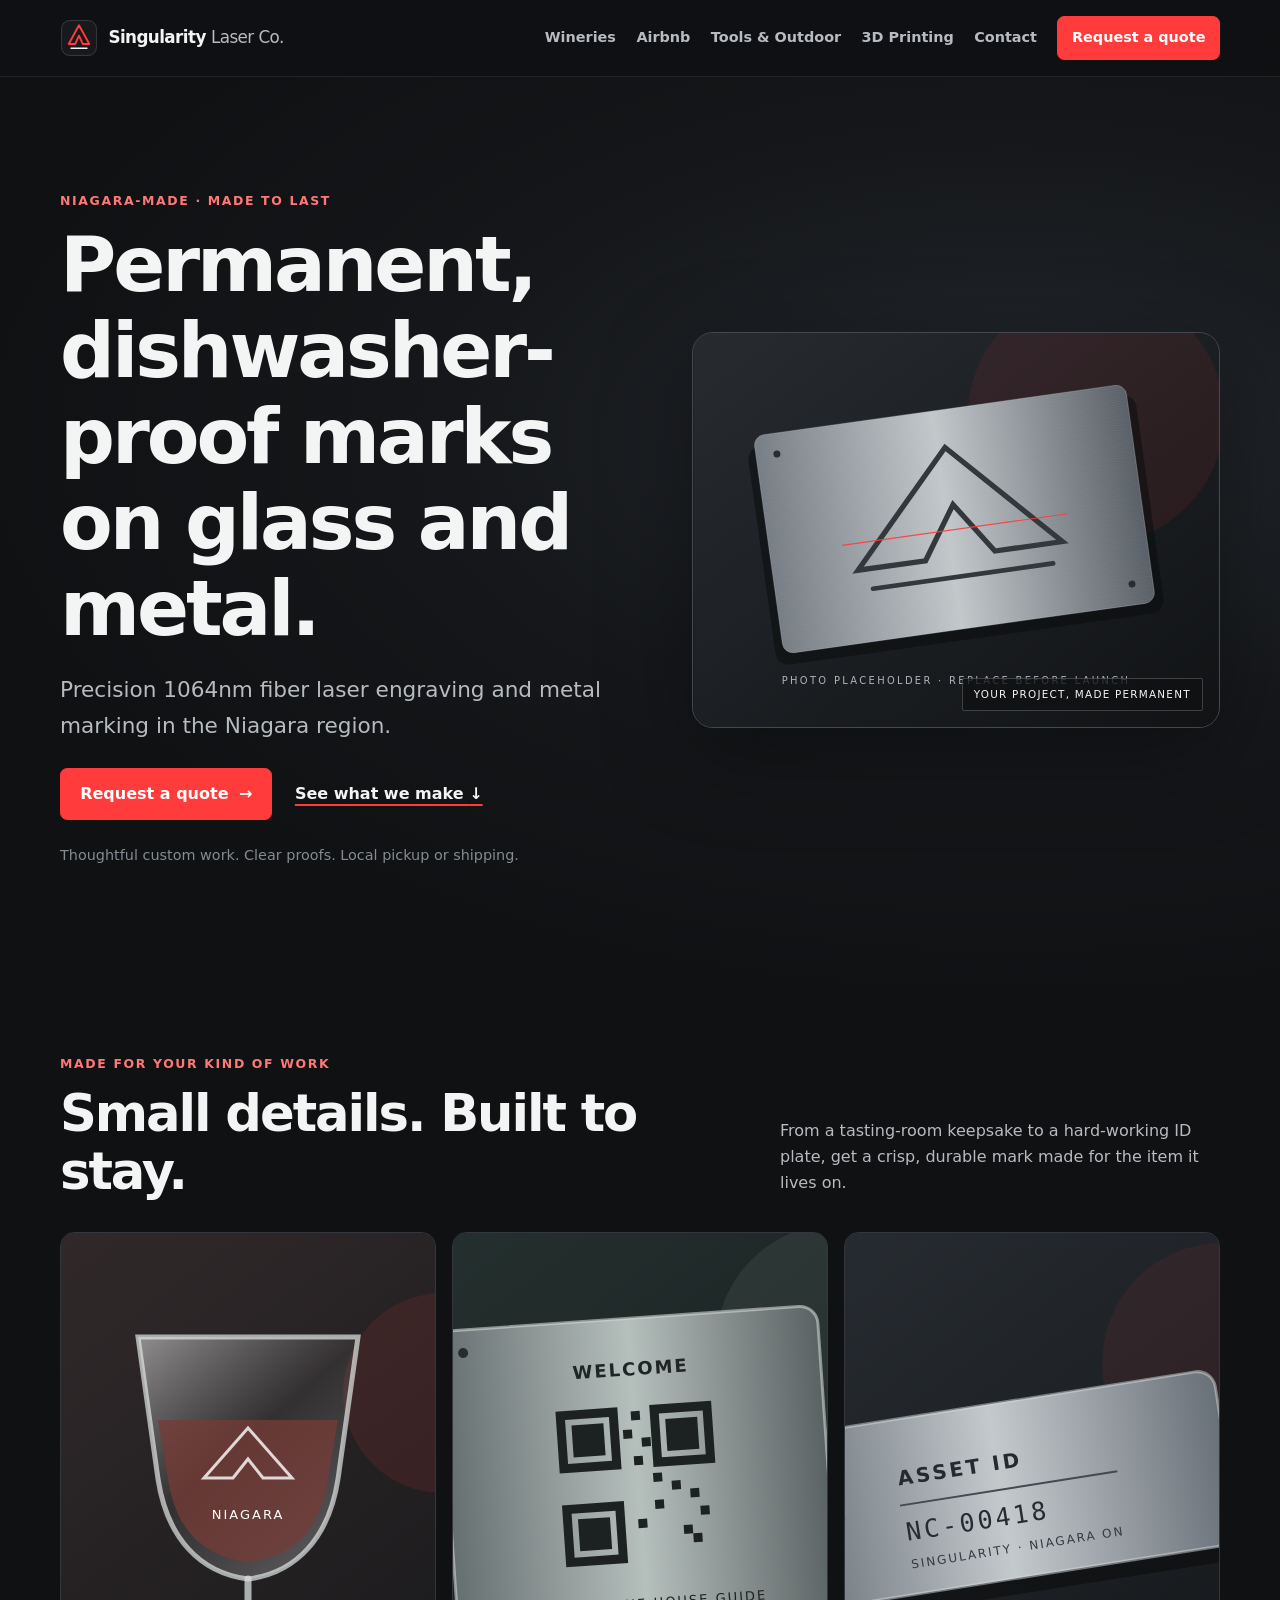
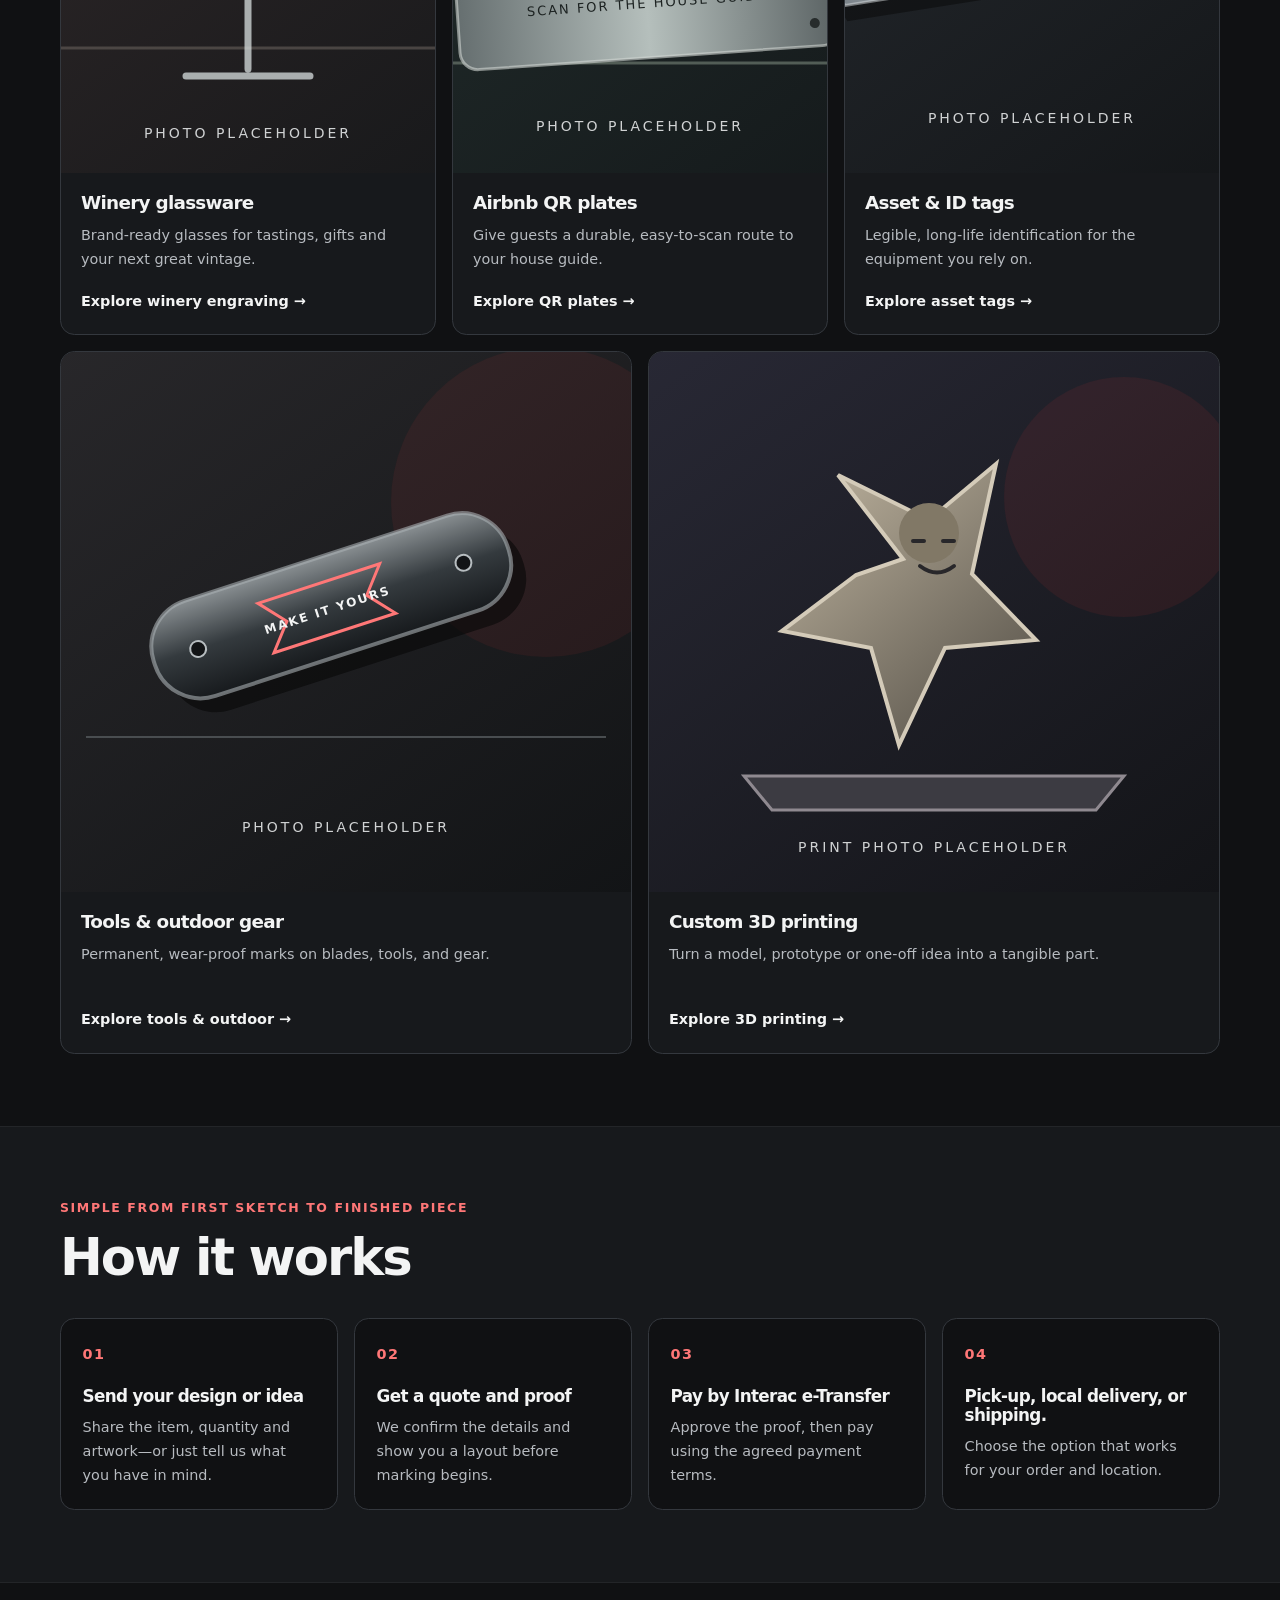
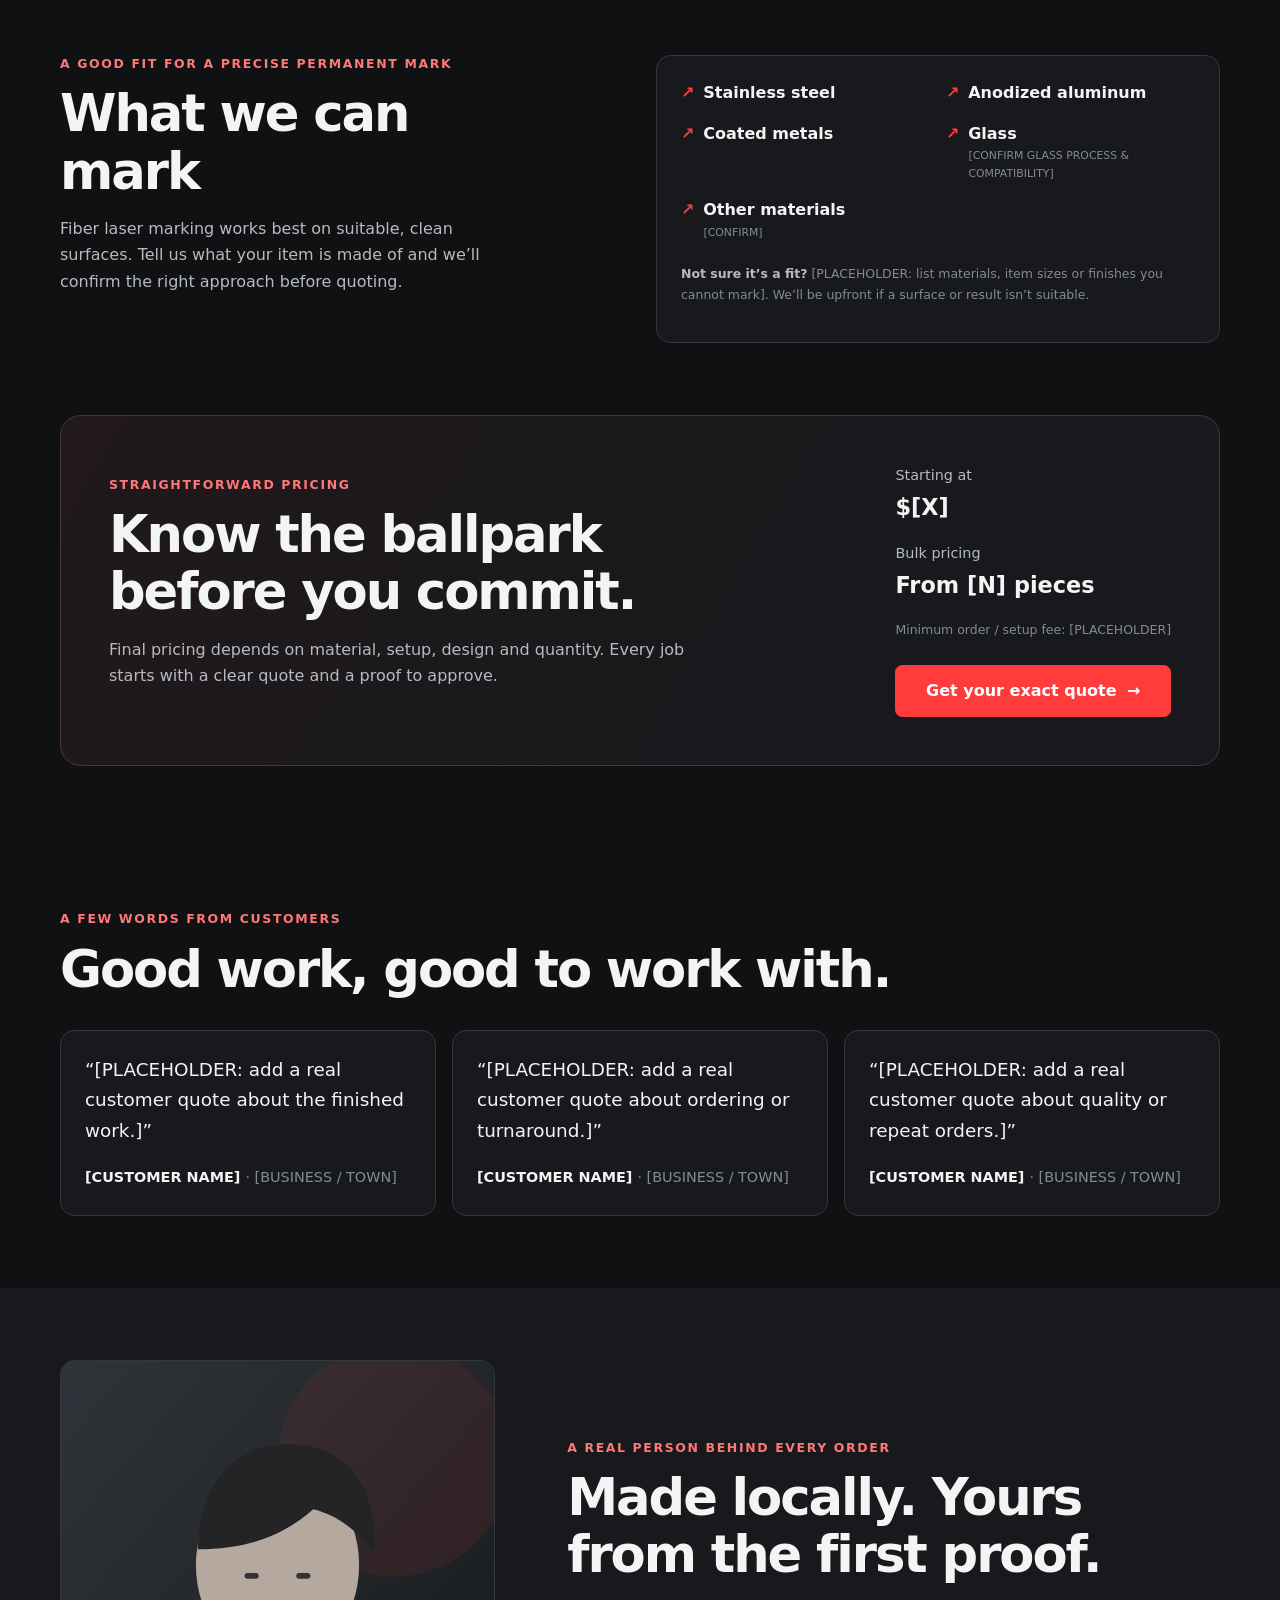
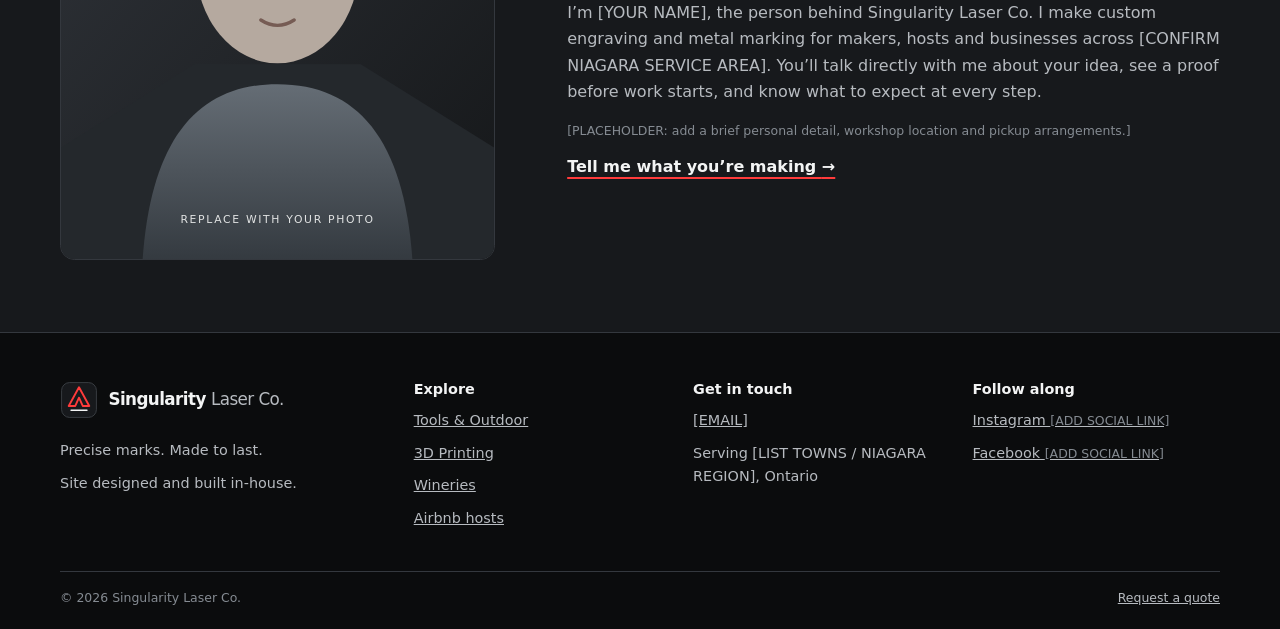
<file: index.html>
<!doctype html>
<html lang="en-CA">
<head>
  <meta charset="utf-8">
  <meta name="viewport" content="width=device-width, initial-scale=1">
  <title>Precision Laser Engraving in Niagara | Singularity Laser Co.</title>
  <meta name="description" content="Permanent custom engraving for winery glassware, Airbnb QR plates, asset tags and outdoor gear, plus custom 3D printing. Locally made in Niagara, Ontario.">
  <meta name="theme-color" content="#101113">
  <link rel="canonical" href="https://[PLACEHOLDER]/">
  <meta property="og:type" content="website">
  <meta property="og:title" content="Singularity Laser Co. | Precision Engraving in Niagara">
  <meta property="og:description" content="Permanent, precise marks on glass and metal, made in the Niagara region.">
  <meta property="og:url" content="https://[PLACEHOLDER]/">
  <meta property="og:image" content="https://[PLACEHOLDER]/assets/images/hero-laser.svg">
  <link rel="icon" href="assets/icons/favicon.svg" type="image/svg+xml">
  <link rel="stylesheet" href="style.css">
  <script src="script.js" defer></script>
  <script type="application/ld+json">
  {
    "@context": "https://schema.org",
    "@type": "LocalBusiness",
    "name": "Singularity Laser Co.",
    "description": "Precision 1064nm fiber laser engraving, metal marking and custom 3D printing in the Niagara region of Ontario, Canada.",
    "knowsAbout": ["Laser engraving", "Metal marking", "Custom 3D printing", "CAD modelling", "Prototyping"],
    "url": "https://[PLACEHOLDER]/",
    "email": "[EMAIL]",
    "telephone": "[PLACEHOLDER]",
    "address": {
      "@type": "PostalAddress",
      "addressLocality": "[PLACEHOLDER]",
      "addressRegion": "ON",
      "postalCode": "[PLACEHOLDER]",
      "addressCountry": "CA"
    },
    "areaServed": [
      "[LIST TOWNS: e.g. St. Catharines, Niagara-on-the-Lake, Niagara Falls, Welland, Grimsby]"
    ],
    "priceRange": "[PLACEHOLDER]"
  }
  </script>
</head>
<body>
  <a class="skip-link" href="#main">Skip to content</a>
  <header class="site-header">
    <div class="container header-inner">
      <a class="brand" href="index.html" aria-label="Singularity Laser Co. home">
        <img src="assets/icons/logo.svg" width="42" height="42" alt="">
        <span>Singularity <span class="brand-light">Laser Co.</span></span>
      </a>
      <button class="menu-toggle" type="button" aria-expanded="false" aria-controls="primary-nav">
        <span class="sr-only">Toggle navigation</span><span class="menu-icon" aria-hidden="true"></span>
      </button>
      <nav class="site-nav" id="primary-nav" aria-label="Main navigation">
        <a href="winery-glassware.html">Wineries</a>
        <a href="airbnb-qr-plates.html">Airbnb</a>
        <a href="tools-outdoor.html">Tools &amp; Outdoor</a>
        <a href="3d-printing.html">3D Printing</a>
        <a href="contact.html">Contact</a>
        <a class="button button-small" href="contact.html#quote">Request a quote</a>
      </nav>
    </div>
  </header>

  <main id="main">
    <section class="hero">
      <div class="container hero-grid">
        <div class="hero-copy">
          <p class="eyebrow">Niagara-made · Made to last</p>
          <h1>Permanent, dishwasher-proof marks on glass and metal.</h1>
          <p class="hero-subline">Precision 1064nm fiber laser engraving and metal marking in the Niagara region.</p>
          <div class="hero-actions">
            <a class="button" href="contact.html#quote">Request a quote <span aria-hidden="true">→</span></a>
            <a class="text-link" href="#work">See what we make <span aria-hidden="true">↓</span></a>
          </div>
          <p class="hero-note">Thoughtful custom work. Clear proofs. Local pickup or shipping.</p>
        </div>
        <div class="hero-art">
          <img src="assets/images/hero-laser.svg" width="900" height="680" alt="Illustrated laser-etched metal plate, shown as a placeholder for a finished engraving photograph">
          <span class="image-label">YOUR PROJECT, MADE PERMANENT</span>
        </div>
      </div>
    </section>

    <section class="section" id="work">
      <div class="container">
        <div class="section-heading">
          <div><p class="eyebrow">Made for your kind of work</p><h2>Small details. Built to stay.</h2></div>
          <p>From a tasting-room keepsake to a hard-working ID plate, get a crisp, durable mark made for the item it lives on.</p>
        </div>
        <div class="portfolio-grid">
          <article class="portfolio-card">
            <a href="winery-glassware.html">
              <img src="assets/images/winery-glassware.svg" width="720" height="540" loading="lazy" alt="Placeholder illustration of a custom laser-marked wine glass">
              <div class="card-copy"><h3>Winery glassware</h3><p>Brand-ready glasses for tastings, gifts and your next great vintage.</p><span class="text-link">Explore winery engraving <span aria-hidden="true">→</span></span></div>
            </a>
          </article>
          <article class="portfolio-card">
            <a href="airbnb-qr-plates.html">
              <img src="assets/images/airbnb-qr-plate.svg" width="720" height="540" loading="lazy" alt="Placeholder illustration of a metal QR-code plate for a short-term rental">
              <div class="card-copy"><h3>Airbnb QR plates</h3><p>Give guests a durable, easy-to-scan route to your house guide.</p><span class="text-link">Explore QR plates <span aria-hidden="true">→</span></span></div>
            </a>
          </article>
          <article class="portfolio-card">
            <a href="asset-tags.html">
              <img src="assets/images/asset-id-tags.svg" width="720" height="540" loading="lazy" alt="Placeholder illustration of engraved stainless-steel asset identification tags">
              <div class="card-copy"><h3>Asset &amp; ID tags</h3><p>Legible, long-life identification for the equipment you rely on.</p><span class="text-link">Explore asset tags <span aria-hidden="true">→</span></span></div>
            </a>
          </article>
          <article class="portfolio-card">
            <a href="tools-outdoor.html">
              <img src="assets/images/edc-gear.svg" width="720" height="540" loading="lazy" alt="Placeholder illustration of a personalized outdoor pocket tool">
              <div class="card-copy"><h3>Tools &amp; outdoor gear</h3><p>Permanent, wear-proof marks on blades, tools, and gear.</p><span class="text-link">Explore tools &amp; outdoor <span aria-hidden="true">→</span></span></div>
            </a>
          </article>
          <article class="portfolio-card">
            <a href="3d-printing.html">
              <img src="assets/images/3d-miniature.svg" width="720" height="540" loading="lazy" alt="Placeholder illustration of a custom 3D-printed tabletop miniature">
              <div class="card-copy"><h3>Custom 3D printing</h3><p>Turn a model, prototype or one-off idea into a tangible part.</p><span class="text-link">Explore 3D printing <span aria-hidden="true">→</span></span></div>
            </a>
          </article>
        </div>
      </div>
    </section>

    <section class="process section section-muted">
      <div class="container">
        <div class="section-heading"><div><p class="eyebrow">Simple from first sketch to finished piece</p><h2>How it works</h2></div></div>
        <ol class="steps">
          <li><span class="step-number">01</span><h3>Send your design or idea</h3><p>Share the item, quantity and artwork—or just tell us what you have in mind.</p></li>
          <li><span class="step-number">02</span><h3>Get a quote and proof</h3><p>We confirm the details and show you a layout before marking begins.</p></li>
          <li><span class="step-number">03</span><h3>Pay by Interac e-Transfer</h3><p>Approve the proof, then pay using the agreed payment terms.</p></li>
          <li><span class="step-number">04</span><h3>Pick-up, local delivery, or shipping.</h3><p>Choose the option that works for your order and location.</p></li>
        </ol>
      </div>
    </section>

    <section class="section">
      <div class="container capabilities-grid">
        <div><p class="eyebrow">A good fit for a precise permanent mark</p><h2>What we can mark</h2><p>Fiber laser marking works best on suitable, clean surfaces. Tell us what your item is made of and we’ll confirm the right approach before quoting.</p></div>
        <div class="material-panel">
          <ul class="material-list"><li>Stainless steel</li><li>Anodized aluminum</li><li>Coated metals</li><li>Glass <span class="material-note">[CONFIRM GLASS PROCESS &amp; COMPATIBILITY]</span></li><li>Other materials <span class="material-note">[CONFIRM]</span></li></ul>
          <p class="fine-print"><strong>Not sure it’s a fit?</strong> [PLACEHOLDER: list materials, item sizes or finishes you cannot mark]. We’ll be upfront if a surface or result isn’t suitable.</p>
        </div>
      </div>
    </section>

    <section class="section pricing-section">
      <div class="container pricing-panel">
        <div><p class="eyebrow">Straightforward pricing</p><h2>Know the ballpark before you commit.</h2><p>Final pricing depends on material, setup, design and quantity. Every job starts with a clear quote and a proof to approve.</p></div>
        <div class="price-points"><p><span>Starting at</span><strong>$[X]</strong></p><p><span>Bulk pricing</span><strong>From [N] pieces</strong></p><p class="fine-print">Minimum order / setup fee: [PLACEHOLDER]</p><a class="button" href="contact.html#quote">Get your exact quote <span aria-hidden="true">→</span></a></div>
      </div>
    </section>

    <section class="section">
      <div class="container">
        <div class="section-heading"><div><p class="eyebrow">A few words from customers</p><h2>Good work, good to work with.</h2></div></div>
        <div class="testimonial-grid">
          <blockquote><p>“[PLACEHOLDER: add a real customer quote about the finished work.]”</p><cite>[CUSTOMER NAME] <span>· [BUSINESS / TOWN]</span></cite></blockquote>
          <blockquote><p>“[PLACEHOLDER: add a real customer quote about ordering or turnaround.]”</p><cite>[CUSTOMER NAME] <span>· [BUSINESS / TOWN]</span></cite></blockquote>
          <blockquote><p>“[PLACEHOLDER: add a real customer quote about quality or repeat orders.]”</p><cite>[CUSTOMER NAME] <span>· [BUSINESS / TOWN]</span></cite></blockquote>
        </div>
      </div>
    </section>

    <section class="section about-section">
      <div class="container about-grid">
        <img class="about-photo" src="assets/images/owner-placeholder.svg" width="520" height="600" loading="lazy" alt="Placeholder portrait illustration to be replaced with a photo of the owner">
        <div><p class="eyebrow">A real person behind every order</p><h2>Made locally. Yours from the first proof.</h2><p>I’m [YOUR NAME], the person behind Singularity Laser Co. I make custom engraving and metal marking for makers, hosts and businesses across [CONFIRM NIAGARA SERVICE AREA]. You’ll talk directly with me about your idea, see a proof before work starts, and know what to expect at every step.</p><p class="fine-print">[PLACEHOLDER: add a brief personal detail, workshop location and pickup arrangements.]</p><a class="text-link" href="contact.html">Tell me what you’re making <span aria-hidden="true">→</span></a></div>
      </div>
    </section>
  </main>

  <footer class="site-footer">
    <div class="container footer-grid">
      <div><a class="brand" href="index.html"><img src="assets/icons/logo.svg" width="38" height="38" alt=""><span>Singularity <span class="brand-light">Laser Co.</span></span></a><p class="footer-tagline">Precise marks. Made to last.</p><p class="footer-site-note">Site designed and built in-house.</p></div>
      <div><h2>Explore</h2><a href="tools-outdoor.html">Tools &amp; Outdoor</a><a href="3d-printing.html">3D Printing</a><a href="winery-glassware.html">Wineries</a><a href="airbnb-qr-plates.html">Airbnb hosts</a></div>
      <div><h2>Get in touch</h2><a href="mailto:[EMAIL]">[EMAIL]</a><p>Serving [LIST TOWNS / NIAGARA REGION], Ontario</p></div>
      <div><h2>Follow along</h2><a href="[INSTAGRAM URL]">Instagram <span class="fine-print">[ADD SOCIAL LINK]</span></a><a href="[FACEBOOK URL]">Facebook <span class="fine-print">[ADD SOCIAL LINK]</span></a></div>
    </div>
    <div class="container footer-bottom"><span>© <span data-year>2026</span> Singularity Laser Co.</span><a href="contact.html">Request a quote</a></div>
  </footer>
</body>
</html>
</file>
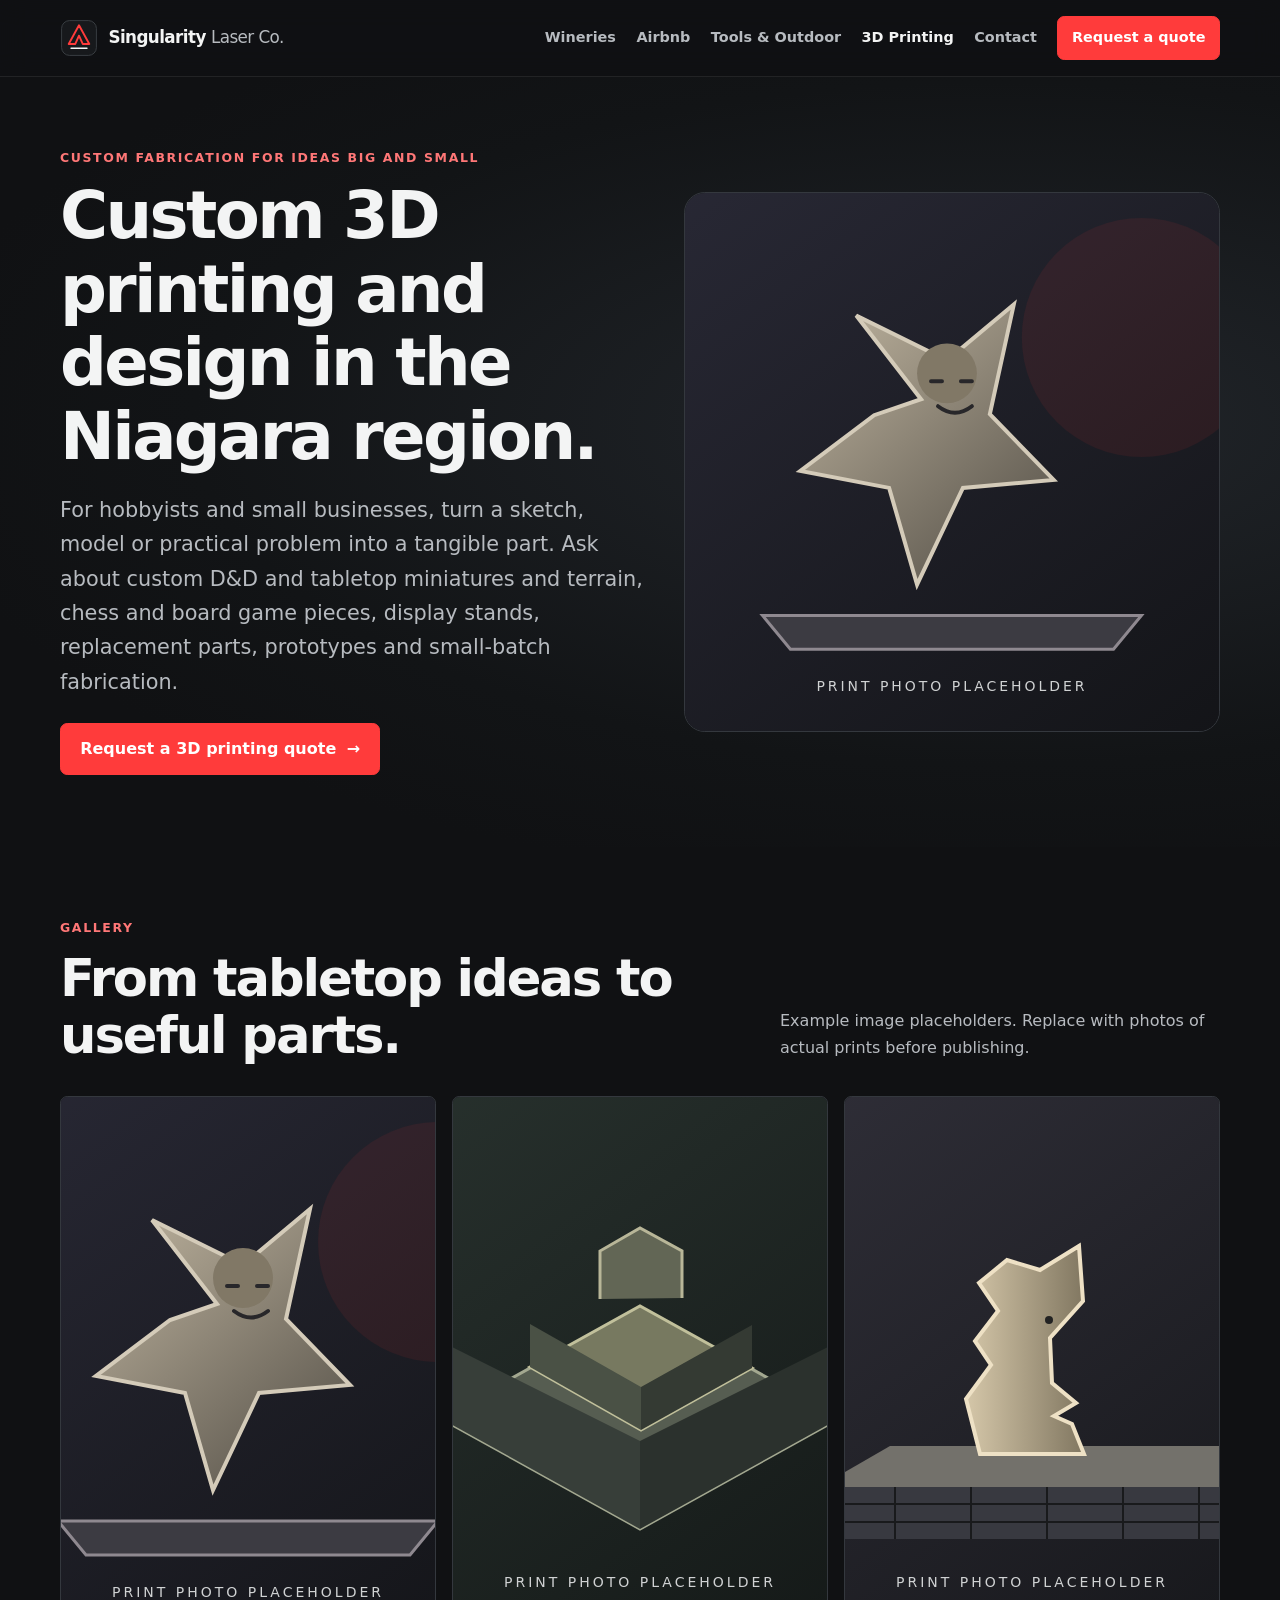
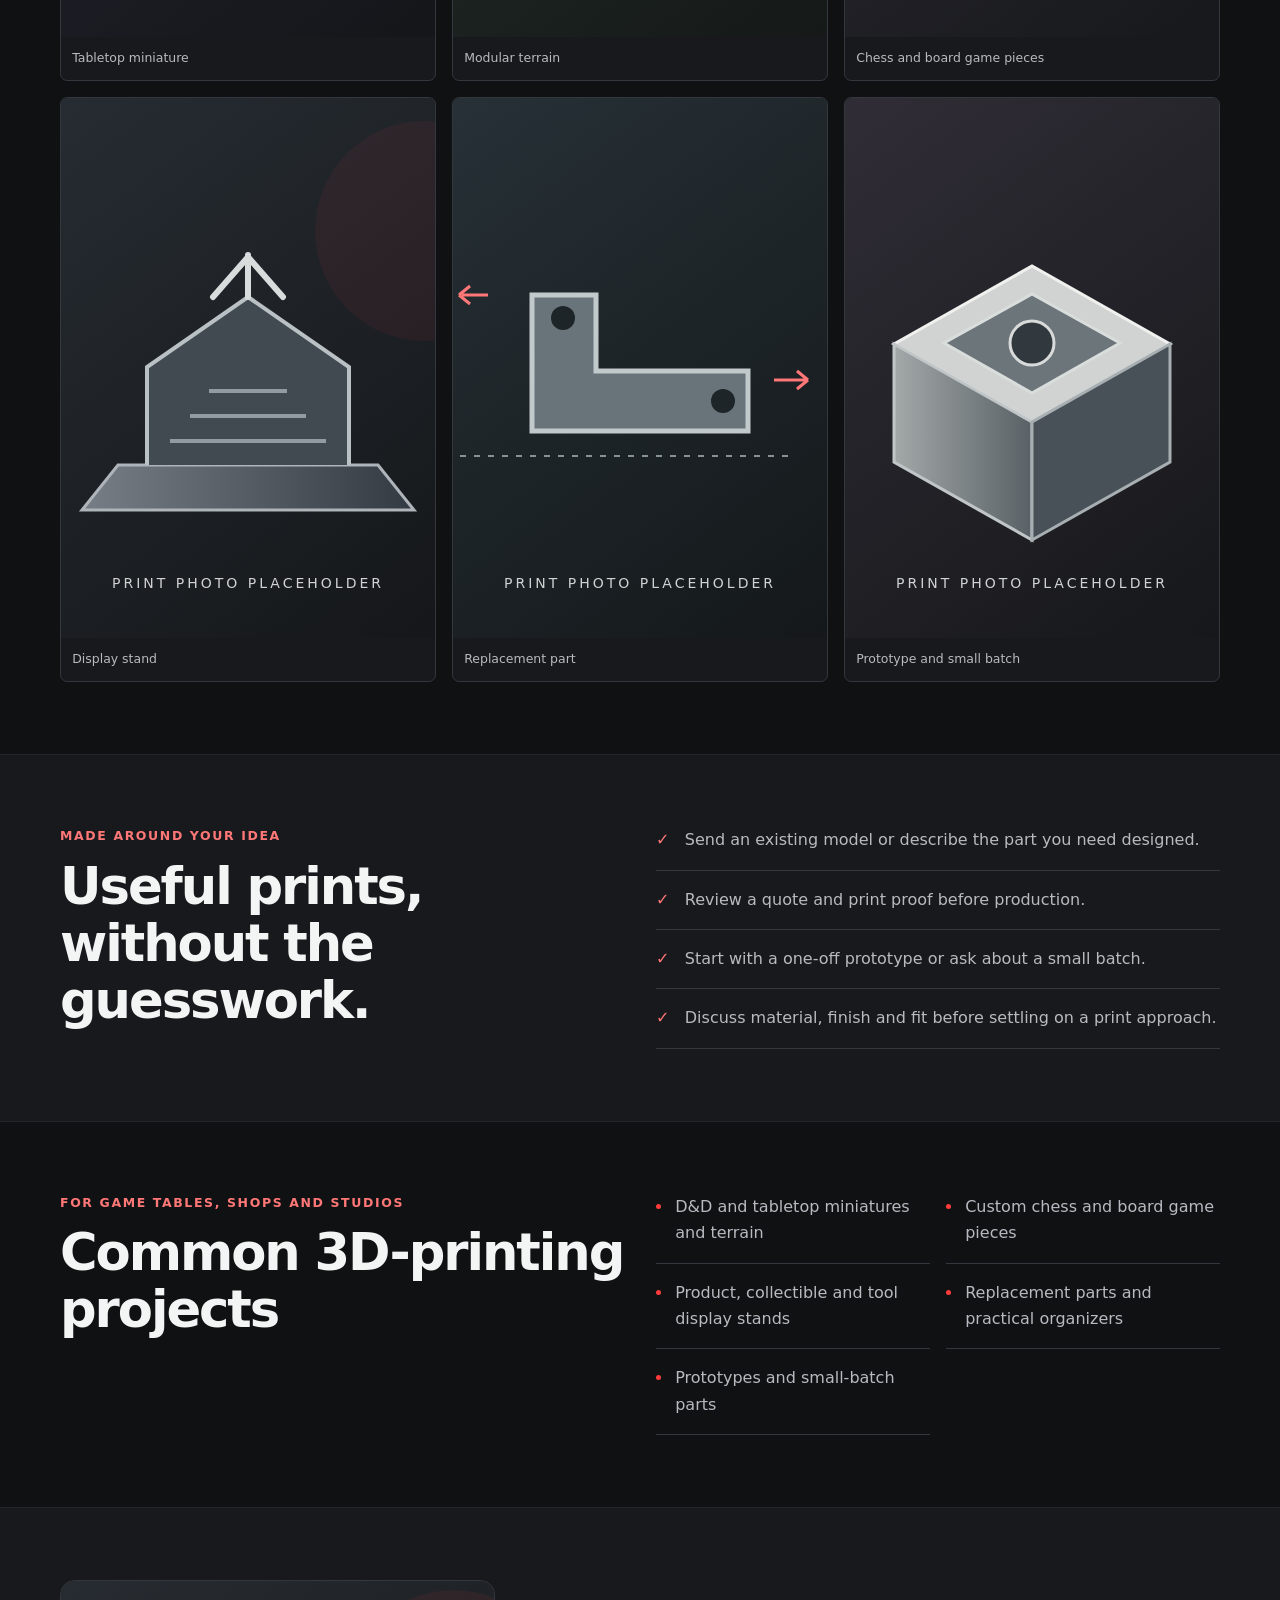
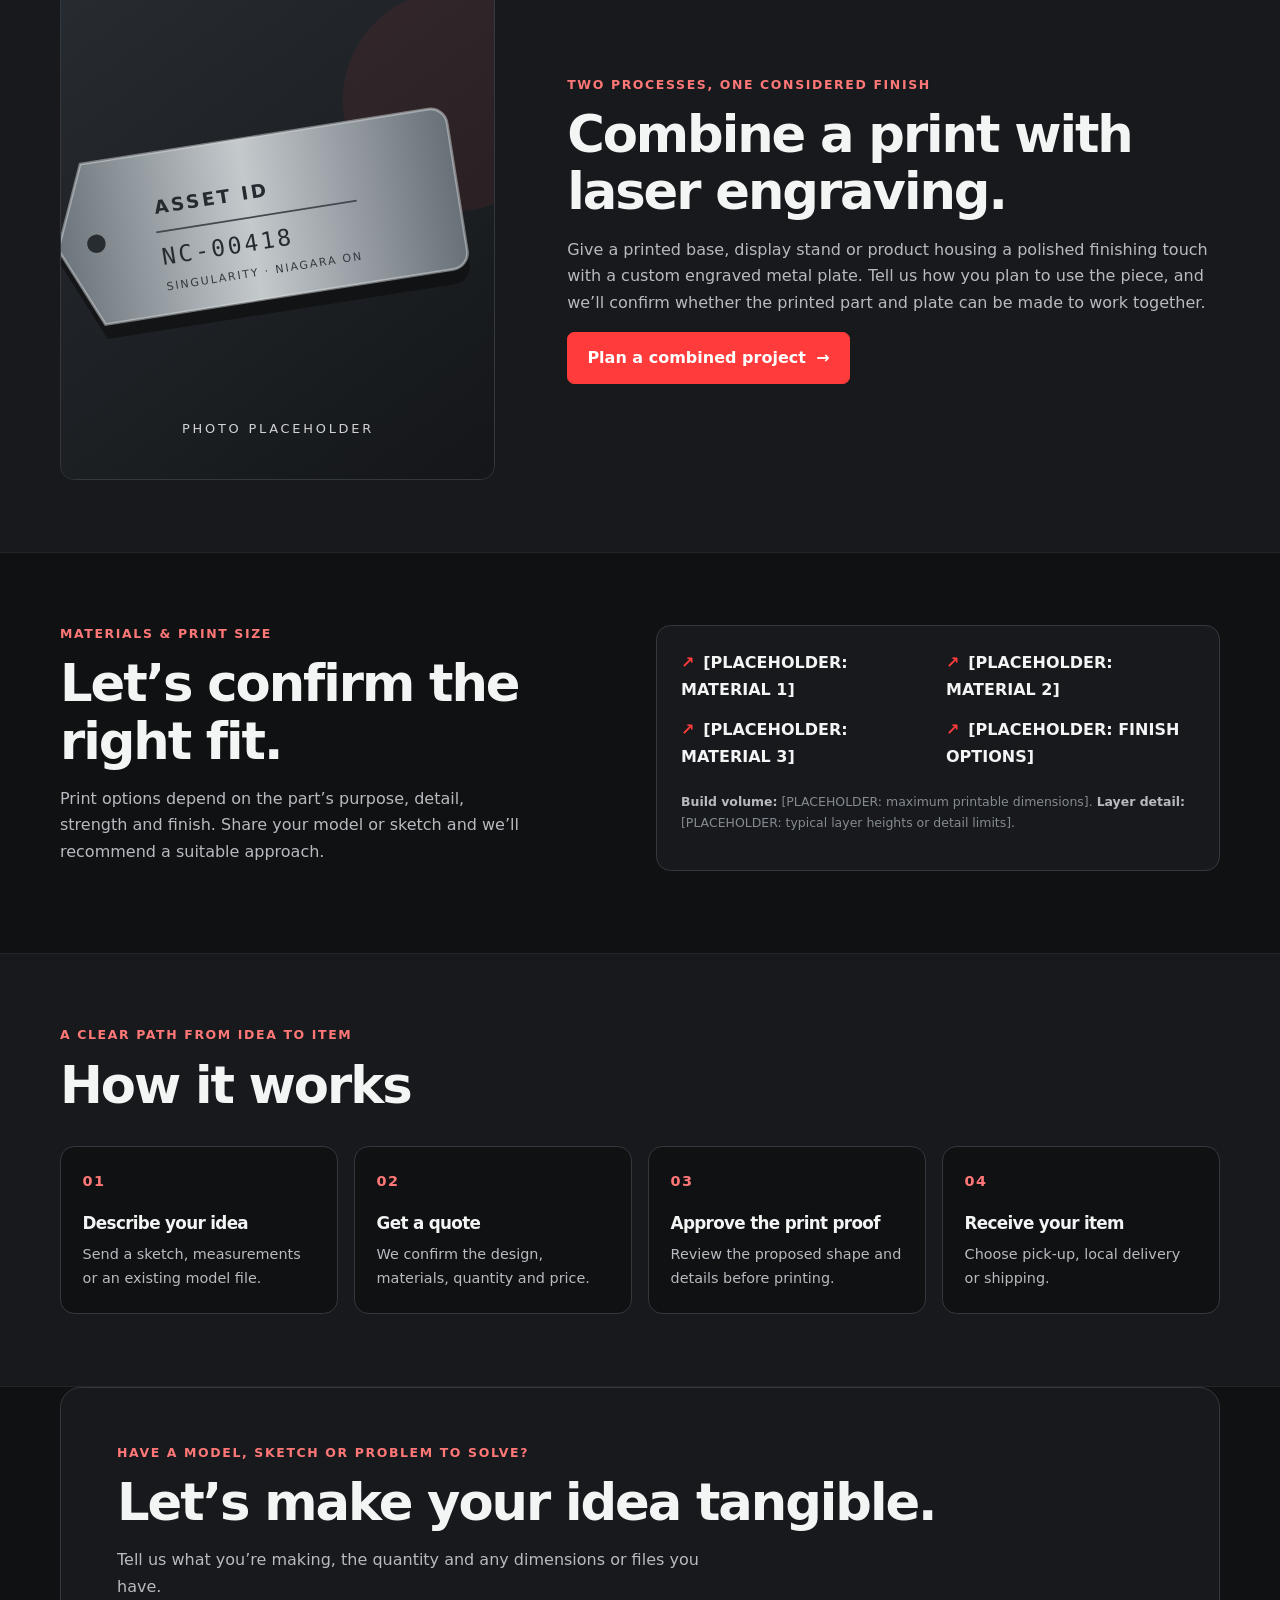
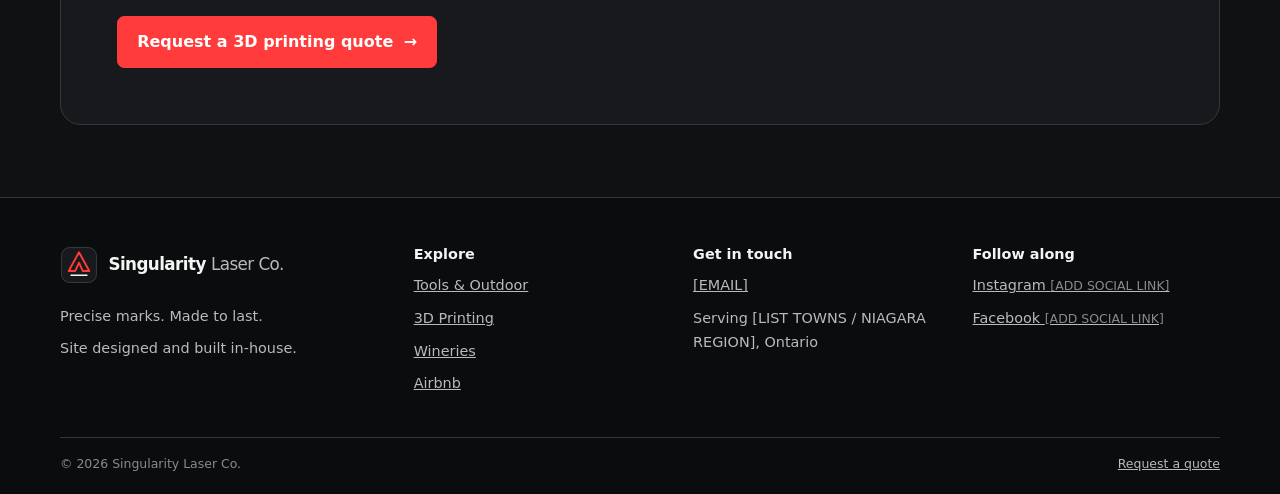
<file: 3d-printing.html>
<!doctype html>
<html lang="en-CA">
<head>
  <meta charset="utf-8"><meta name="viewport" content="width=device-width, initial-scale=1">
  <title>Custom 3D Printing and Design in Niagara | Singularity Laser Co.</title>
  <meta name="description" content="Custom 3D printing, CAD modelling and prototyping in Niagara, Ontario. Miniatures, tabletop terrain, board game pieces, display stands and small-batch parts.">
  <meta name="theme-color" content="#101113"><link rel="canonical" href="https://[PLACEHOLDER]/3d-printing.html">
  <meta property="og:type" content="website"><meta property="og:title" content="Custom 3D Printing and Design in Niagara"><meta property="og:description" content="Turn a model or idea into miniatures, game pieces, display stands, prototypes and custom parts."><meta property="og:url" content="https://[PLACEHOLDER]/3d-printing.html"><meta property="og:image" content="https://[PLACEHOLDER]/assets/images/3d-miniature.svg">
  <link rel="icon" href="assets/icons/favicon.svg" type="image/svg+xml"><link rel="stylesheet" href="style.css"><script src="script.js" defer></script>
</head>
<body>
  <a class="skip-link" href="#main">Skip to content</a>
  <header class="site-header"><div class="container header-inner"><a class="brand" href="index.html" aria-label="Singularity Laser Co. home"><img src="assets/icons/logo.svg" width="42" height="42" alt=""><span>Singularity <span class="brand-light">Laser Co.</span></span></a><button class="menu-toggle" type="button" aria-expanded="false" aria-controls="primary-nav"><span class="sr-only">Toggle navigation</span><span class="menu-icon" aria-hidden="true"></span></button><nav class="site-nav" id="primary-nav" aria-label="Main navigation"><a href="winery-glassware.html">Wineries</a><a href="airbnb-qr-plates.html">Airbnb</a><a href="tools-outdoor.html">Tools &amp; Outdoor</a><a href="3d-printing.html" aria-current="page">3D Printing</a><a href="contact.html">Contact</a><a class="button button-small" href="contact.html?type=3d-printing#quote">Request a quote</a></nav></div></header>
  <main id="main">
    <section class="page-hero"><div class="container page-hero-grid"><div><p class="eyebrow">Custom fabrication for ideas big and small</p><h1>Custom 3D printing and design in the Niagara region.</h1><p class="lead">For hobbyists and small businesses, turn a sketch, model or practical problem into a tangible part. Ask about custom D&amp;D and tabletop miniatures and terrain, chess and board game pieces, display stands, replacement parts, prototypes and small-batch fabrication.</p><a class="button" href="contact.html?type=3d-printing#quote">Request a 3D printing quote <span aria-hidden="true">→</span></a></div><img src="assets/images/3d-miniature.svg" width="720" height="540" alt="Placeholder illustration of a custom 3D-printed tabletop miniature"></div></section>
    <section class="section"><div class="container"><div class="section-heading"><div><p class="eyebrow">Gallery</p><h2>From tabletop ideas to useful parts.</h2></div><p>Example image placeholders. Replace with photos of actual prints before publishing.</p></div><div class="gallery-grid">
      <figure><img src="assets/images/3d-miniature.svg" width="720" height="540" loading="lazy" alt="Placeholder image of a custom 3D-printed tabletop miniature"><figcaption>Tabletop miniature</figcaption></figure><figure><img src="assets/images/3d-terrain.svg" width="720" height="540" loading="lazy" alt="Placeholder image of modular 3D-printed tabletop terrain"><figcaption>Modular terrain</figcaption></figure><figure><img src="assets/images/3d-chess-piece.svg" width="720" height="540" loading="lazy" alt="Placeholder image of a custom 3D-printed chess piece"><figcaption>Chess and board game pieces</figcaption></figure><figure><img src="assets/images/3d-display-stand.svg" width="720" height="540" loading="lazy" alt="Placeholder image of a custom 3D-printed display stand"><figcaption>Display stand</figcaption></figure><figure><img src="assets/images/3d-replacement-part.svg" width="720" height="540" loading="lazy" alt="Placeholder image of a 3D-printed replacement part"><figcaption>Replacement part</figcaption></figure><figure><img src="assets/images/3d-prototype.svg" width="720" height="540" loading="lazy" alt="Placeholder image of a small-batch 3D-printed prototype part"><figcaption>Prototype and small batch</figcaption></figure>
    </div></div></section>
    <section class="section section-muted"><div class="container detail-grid"><div><p class="eyebrow">Made around your idea</p><h2>Useful prints, without the guesswork.</h2></div><ul class="benefit-list"><li>Send an existing model or describe the part you need designed.</li><li>Review a quote and print proof before production.</li><li>Start with a one-off prototype or ask about a small batch.</li><li>Discuss material, finish and fit before settling on a print approach.</li></ul></div></section>
    <section class="section"><div class="container use-grid"><div><p class="eyebrow">For game tables, shops and studios</p><h2>Common 3D-printing projects</h2></div><ul class="use-list"><li>D&amp;D and tabletop miniatures and terrain</li><li>Custom chess and board game pieces</li><li>Product, collectible and tool display stands</li><li>Replacement parts and practical organizers</li><li>Prototypes and small-batch parts</li></ul></div></section>
    <section class="section section-muted"><div class="container about-grid"><img class="about-photo" src="assets/images/asset-id-tags.svg" width="720" height="540" loading="lazy" alt="Placeholder illustration of a printed component paired with a metal identification plate"><div><p class="eyebrow">Two processes, one considered finish</p><h2>Combine a print with laser engraving.</h2><p>Give a printed base, display stand or product housing a polished finishing touch with a custom engraved metal plate. Tell us how you plan to use the piece, and we’ll confirm whether the printed part and plate can be made to work together.</p><a class="button" href="contact.html?type=3d-printing#quote">Plan a combined project <span aria-hidden="true">→</span></a></div></div></section>
    <section class="section"><div class="container capabilities-grid"><div><p class="eyebrow">Materials &amp; print size</p><h2>Let’s confirm the right fit.</h2><p>Print options depend on the part’s purpose, detail, strength and finish. Share your model or sketch and we’ll recommend a suitable approach.</p></div><div class="material-panel"><ul class="material-list"><li>[PLACEHOLDER: MATERIAL 1]</li><li>[PLACEHOLDER: MATERIAL 2]</li><li>[PLACEHOLDER: MATERIAL 3]</li><li>[PLACEHOLDER: FINISH OPTIONS]</li></ul><p class="fine-print"><strong>Build volume:</strong> [PLACEHOLDER: maximum printable dimensions]. <strong>Layer detail:</strong> [PLACEHOLDER: typical layer heights or detail limits].</p></div></div></section>
    <section class="section section-muted"><div class="container"><div class="section-heading"><div><p class="eyebrow">A clear path from idea to item</p><h2>How it works</h2></div></div><ol class="steps"><li><span class="step-number">01</span><h3>Describe your idea</h3><p>Send a sketch, measurements or an existing model file.</p></li><li><span class="step-number">02</span><h3>Get a quote</h3><p>We confirm the design, materials, quantity and price.</p></li><li><span class="step-number">03</span><h3>Approve the print proof</h3><p>Review the proposed shape and details before printing.</p></li><li><span class="step-number">04</span><h3>Receive your item</h3><p>Choose pick-up, local delivery or shipping.</p></li></ol></div></section>
    <section class="section final-cta"><div class="container"><p class="eyebrow">Have a model, sketch or problem to solve?</p><h2>Let’s make your idea tangible.</h2><p>Tell us what you’re making, the quantity and any dimensions or files you have.</p><a class="button" href="contact.html?type=3d-printing#quote">Request a 3D printing quote <span aria-hidden="true">→</span></a></div></section>
  </main>
  <footer class="site-footer"><div class="container footer-grid"><div><a class="brand" href="index.html"><img src="assets/icons/logo.svg" width="38" height="38" alt=""><span>Singularity <span class="brand-light">Laser Co.</span></span></a><p class="footer-tagline">Precise marks. Made to last.</p><p class="footer-site-note">Site designed and built in-house.</p></div><div><h2>Explore</h2><a href="tools-outdoor.html">Tools &amp; Outdoor</a><a href="3d-printing.html">3D Printing</a><a href="winery-glassware.html">Wineries</a><a href="airbnb-qr-plates.html">Airbnb</a></div><div><h2>Get in touch</h2><a href="mailto:[EMAIL]">[EMAIL]</a><p>Serving [LIST TOWNS / NIAGARA REGION], Ontario</p></div><div><h2>Follow along</h2><a href="[INSTAGRAM URL]">Instagram <span class="fine-print">[ADD SOCIAL LINK]</span></a><a href="[FACEBOOK URL]">Facebook <span class="fine-print">[ADD SOCIAL LINK]</span></a></div></div><div class="container footer-bottom"><span>© <span data-year>2026</span> Singularity Laser Co.</span><a href="contact.html?type=3d-printing#quote">Request a quote</a></div></footer>
</body></html>
</file>
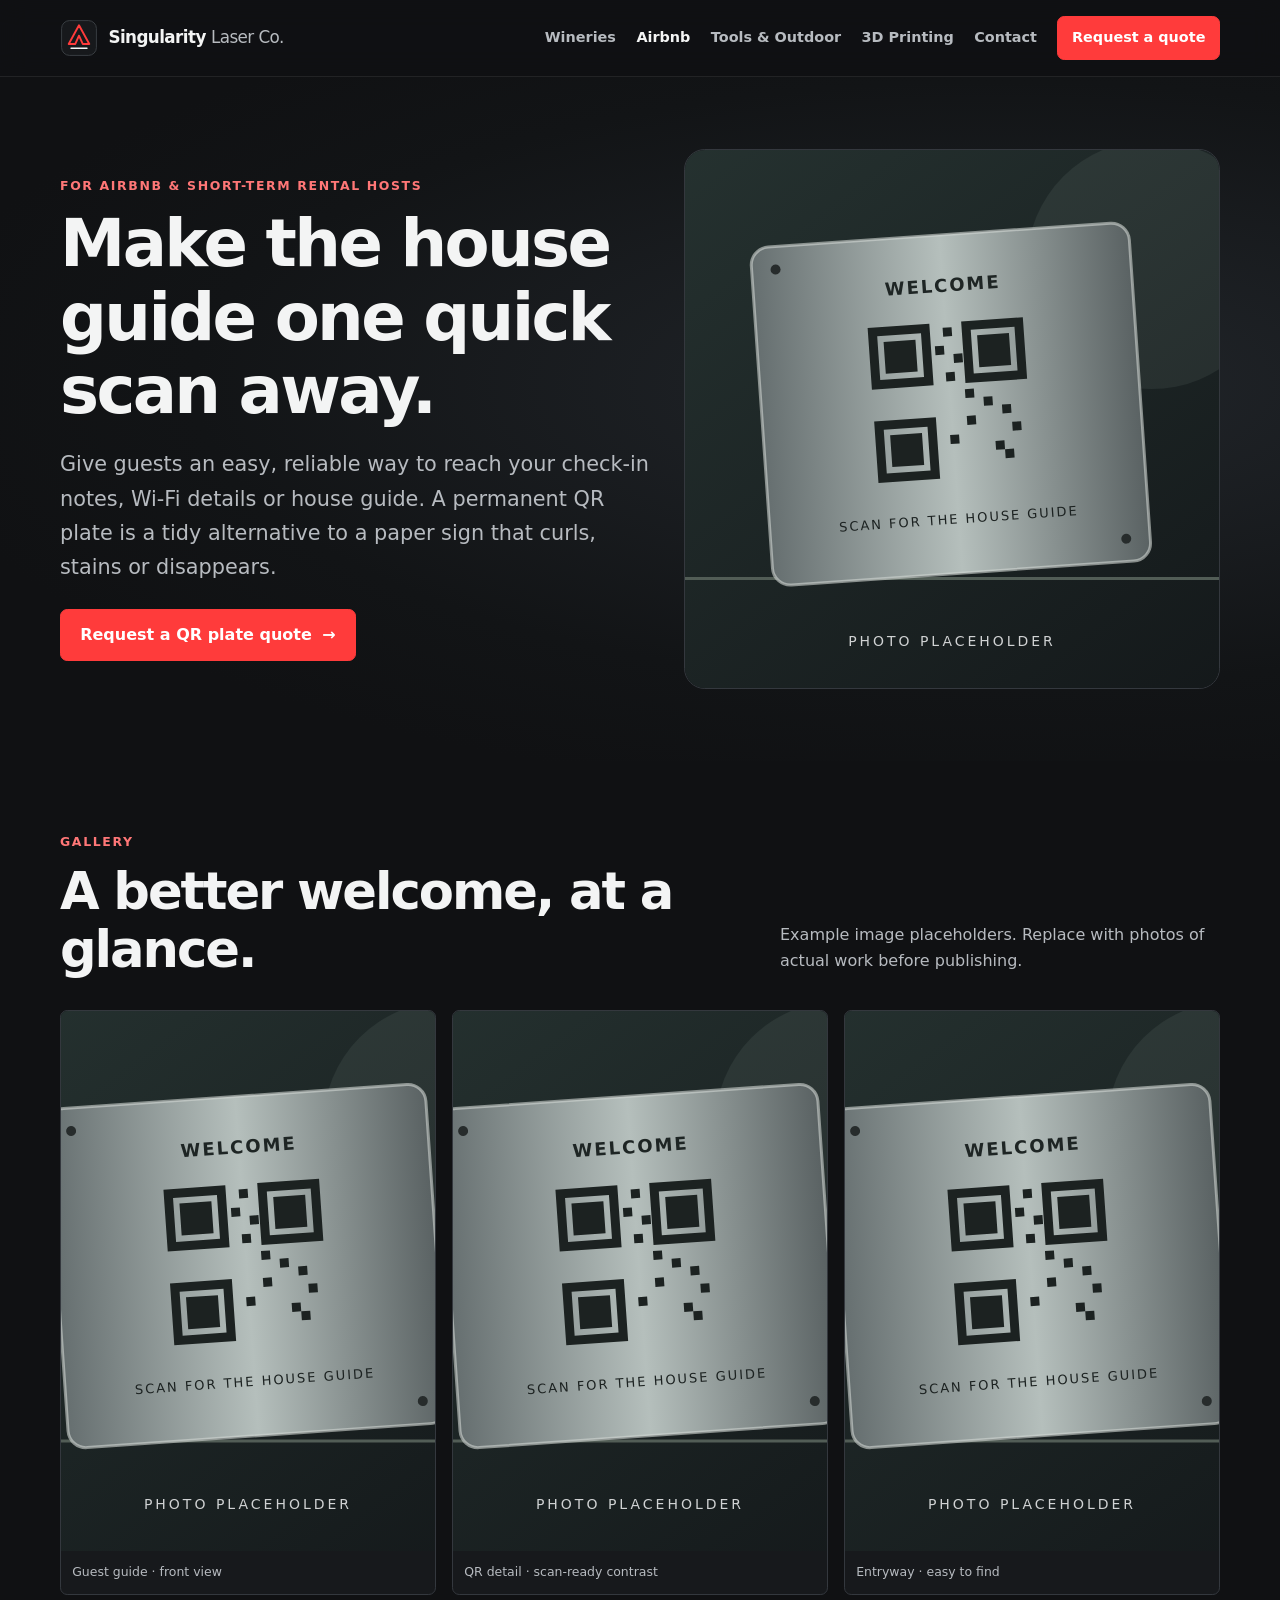
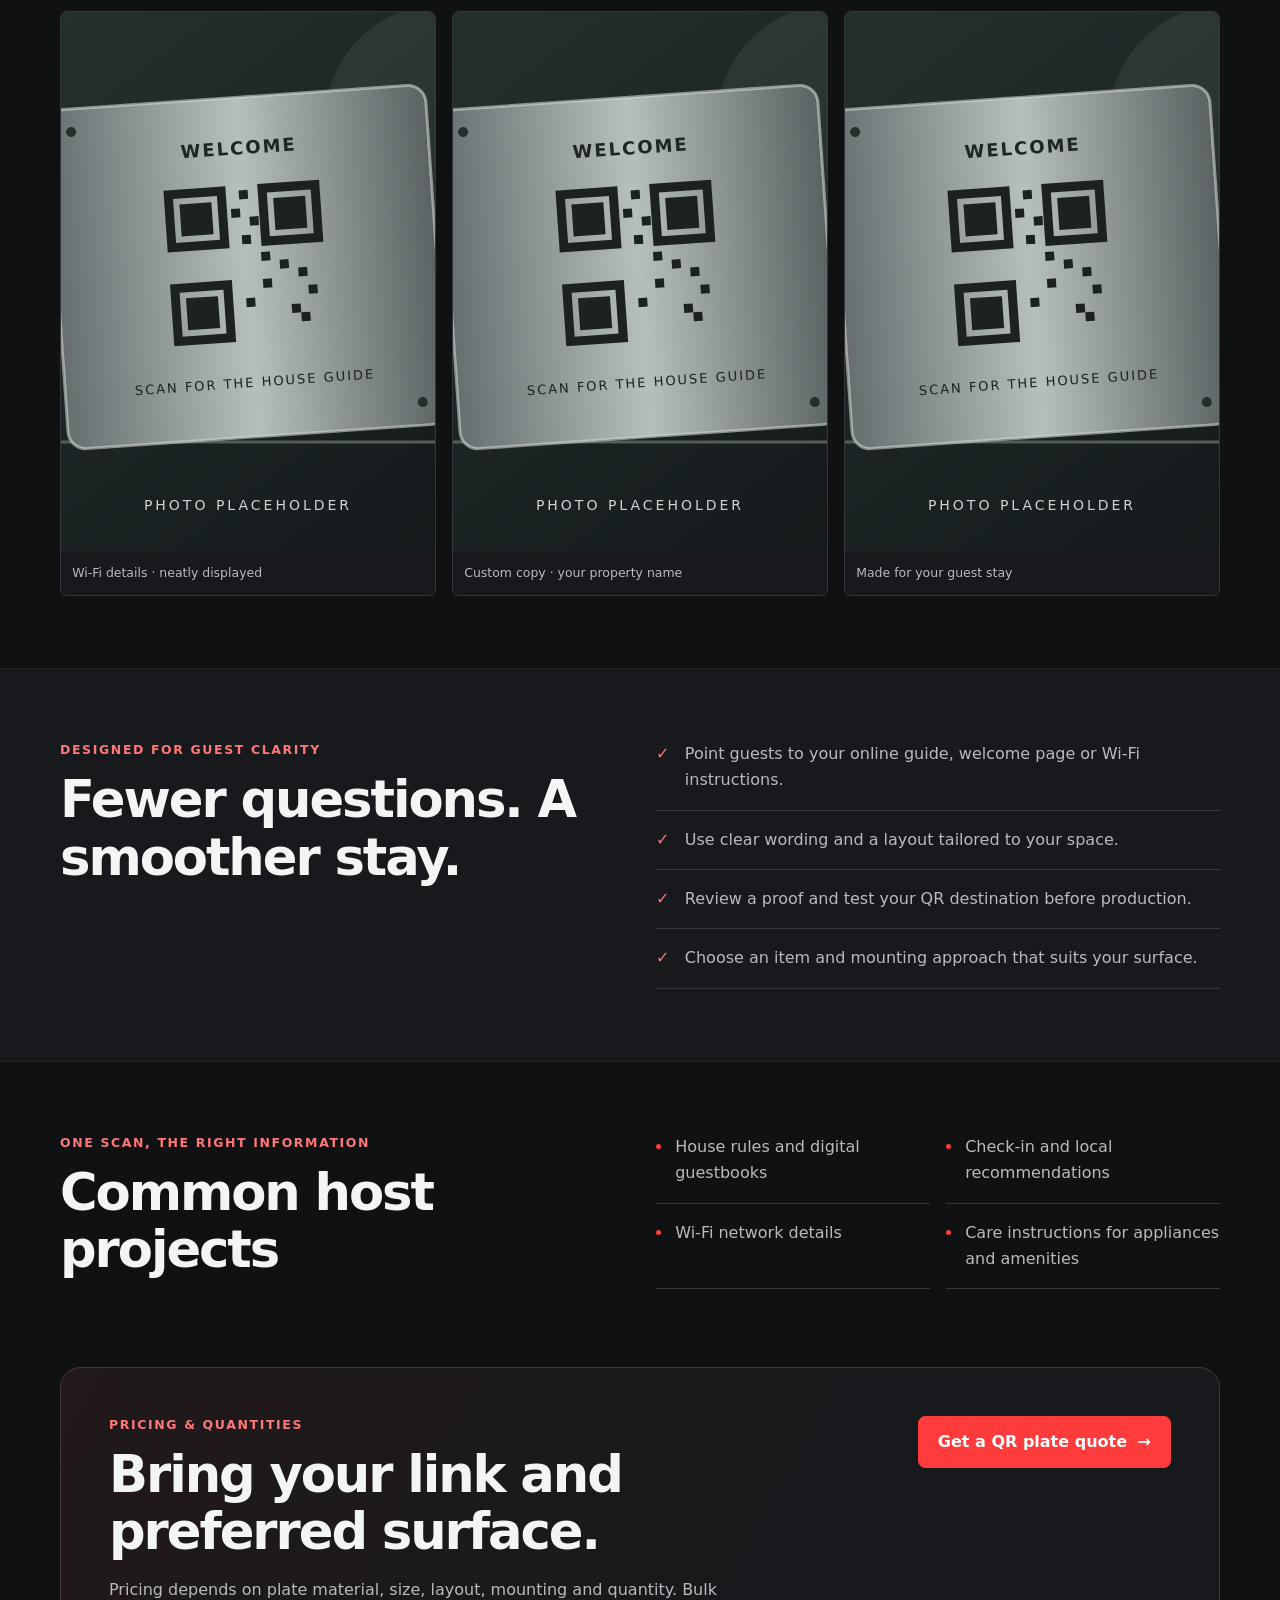
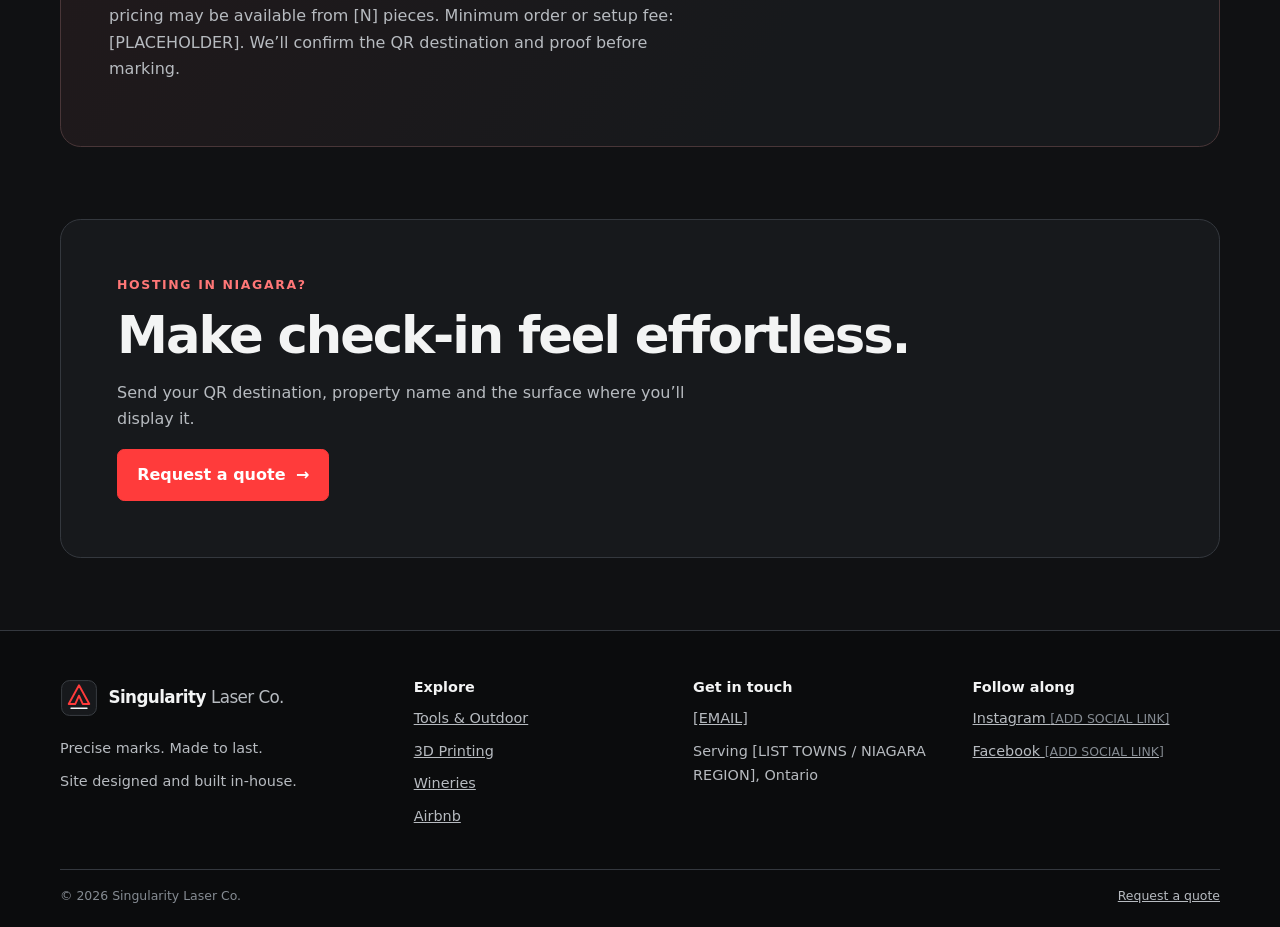
<file: airbnb-qr-plates.html>
<!doctype html>
<html lang="en-CA">
<head>
  <meta charset="utf-8"><meta name="viewport" content="width=device-width, initial-scale=1">
  <title>Custom Airbnb QR Code Plates in Niagara | Singularity Laser Co.</title>
  <meta name="description" content="Help Niagara short-term rental guests find your house guide with a durable custom QR plate. Share your link and item preference for a quote.">
  <meta name="theme-color" content="#101113"><link rel="canonical" href="https://[PLACEHOLDER]/airbnb-qr-plates.html">
  <meta property="og:type" content="website"><meta property="og:title" content="Custom Airbnb QR Code Plates in Niagara"><meta property="og:description" content="A durable, easy-to-find QR plate for your Niagara rental's guest guide."><meta property="og:url" content="https://[PLACEHOLDER]/airbnb-qr-plates.html"><meta property="og:image" content="https://[PLACEHOLDER]/assets/images/airbnb-qr-plate.svg">
  <link rel="icon" href="assets/icons/favicon.svg" type="image/svg+xml"><link rel="stylesheet" href="style.css"><script src="script.js" defer></script>
</head>
<body>
  <a class="skip-link" href="#main">Skip to content</a>
  <header class="site-header"><div class="container header-inner"><a class="brand" href="index.html" aria-label="Singularity Laser Co. home"><img src="assets/icons/logo.svg" width="42" height="42" alt=""><span>Singularity <span class="brand-light">Laser Co.</span></span></a><button class="menu-toggle" type="button" aria-expanded="false" aria-controls="primary-nav"><span class="sr-only">Toggle navigation</span><span class="menu-icon" aria-hidden="true"></span></button><nav class="site-nav" id="primary-nav" aria-label="Main navigation"><a href="winery-glassware.html">Wineries</a><a href="airbnb-qr-plates.html" aria-current="page">Airbnb</a><a href="tools-outdoor.html">Tools &amp; Outdoor</a><a href="3d-printing.html">3D Printing</a><a href="contact.html">Contact</a><a class="button button-small" href="contact.html?type=laser#quote">Request a quote</a></nav></div></header>
  <main id="main">
    <section class="page-hero"><div class="container page-hero-grid"><div><p class="eyebrow">For Airbnb &amp; short-term rental hosts</p><h1>Make the house guide one quick scan away.</h1><p class="lead">Give guests an easy, reliable way to reach your check-in notes, Wi-Fi details or house guide. A permanent QR plate is a tidy alternative to a paper sign that curls, stains or disappears.</p><a class="button" href="contact.html?type=laser#quote">Request a QR plate quote <span aria-hidden="true">→</span></a></div><img src="assets/images/airbnb-qr-plate.svg" width="720" height="540" alt="Placeholder illustration of a metal rental guest-guide QR plate"></div></section>
    <section class="section"><div class="container"><div class="section-heading"><div><p class="eyebrow">Gallery</p><h2>A better welcome, at a glance.</h2></div><p>Example image placeholders. Replace with photos of actual work before publishing.</p></div><div class="gallery-grid">
      <figure><img src="assets/images/airbnb-qr-plate.svg" width="720" height="540" loading="lazy" alt="Placeholder photo: front view of an engraved guest-guide QR plate"><figcaption>Guest guide · front view</figcaption></figure><figure><img src="assets/images/airbnb-qr-plate.svg" width="720" height="540" loading="lazy" alt="Placeholder photo: close detail of a QR code engraved on metal"><figcaption>QR detail · scan-ready contrast</figcaption></figure><figure><img src="assets/images/airbnb-qr-plate.svg" width="720" height="540" loading="lazy" alt="Placeholder photo: plate displayed beside a short-term rental entry"><figcaption>Entryway · easy to find</figcaption></figure><figure><img src="assets/images/airbnb-qr-plate.svg" width="720" height="540" loading="lazy" alt="Placeholder photo: rental Wi-Fi information plate on a table"><figcaption>Wi-Fi details · neatly displayed</figcaption></figure><figure><img src="assets/images/airbnb-qr-plate.svg" width="720" height="540" loading="lazy" alt="Placeholder photo: custom branded QR plate for a Niagara rental"><figcaption>Custom copy · your property name</figcaption></figure><figure><img src="assets/images/airbnb-qr-plate.svg" width="720" height="540" loading="lazy" alt="Placeholder photo: durable engraved QR plate ready for a rental host"><figcaption>Made for your guest stay</figcaption></figure>
    </div></div></section>
    <section class="section section-muted"><div class="container detail-grid"><div><p class="eyebrow">Designed for guest clarity</p><h2>Fewer questions. A smoother stay.</h2></div><ul class="benefit-list"><li>Point guests to your online guide, welcome page or Wi-Fi instructions.</li><li>Use clear wording and a layout tailored to your space.</li><li>Review a proof and test your QR destination before production.</li><li>Choose an item and mounting approach that suits your surface.</li></ul></div></section>
    <section class="section"><div class="container use-grid"><div><p class="eyebrow">One scan, the right information</p><h2>Common host projects</h2></div><ul class="use-list"><li>House rules and digital guestbooks</li><li>Check-in and local recommendations</li><li>Wi-Fi network details</li><li>Care instructions for appliances and amenities</li></ul></div></section>
    <section class="section pricing-section"><div class="container pricing-panel"><div><p class="eyebrow">Pricing &amp; quantities</p><h2>Bring your link and preferred surface.</h2><p>Pricing depends on plate material, size, layout, mounting and quantity. Bulk pricing may be available from [N] pieces. Minimum order or setup fee: [PLACEHOLDER]. We’ll confirm the QR destination and proof before marking.</p></div><a class="button" href="contact.html?type=laser#quote">Get a QR plate quote <span aria-hidden="true">→</span></a></div></section>
    <section class="section final-cta"><div class="container"><p class="eyebrow">Hosting in Niagara?</p><h2>Make check-in feel effortless.</h2><p>Send your QR destination, property name and the surface where you’ll display it.</p><a class="button" href="contact.html?type=laser#quote">Request a quote <span aria-hidden="true">→</span></a></div></section>
  </main>
  <footer class="site-footer"><div class="container footer-grid"><div><a class="brand" href="index.html"><img src="assets/icons/logo.svg" width="38" height="38" alt=""><span>Singularity <span class="brand-light">Laser Co.</span></span></a><p class="footer-tagline">Precise marks. Made to last.</p><p class="footer-site-note">Site designed and built in-house.</p></div><div><h2>Explore</h2><a href="tools-outdoor.html">Tools &amp; Outdoor</a><a href="3d-printing.html">3D Printing</a><a href="winery-glassware.html">Wineries</a><a href="airbnb-qr-plates.html">Airbnb</a></div><div><h2>Get in touch</h2><a href="mailto:[EMAIL]">[EMAIL]</a><p>Serving [LIST TOWNS / NIAGARA REGION], Ontario</p></div><div><h2>Follow along</h2><a href="[INSTAGRAM URL]">Instagram <span class="fine-print">[ADD SOCIAL LINK]</span></a><a href="[FACEBOOK URL]">Facebook <span class="fine-print">[ADD SOCIAL LINK]</span></a></div></div><div class="container footer-bottom"><span>© <span data-year>2026</span> Singularity Laser Co.</span><a href="contact.html?type=laser#quote">Request a quote</a></div></footer>
</body></html>
</file>
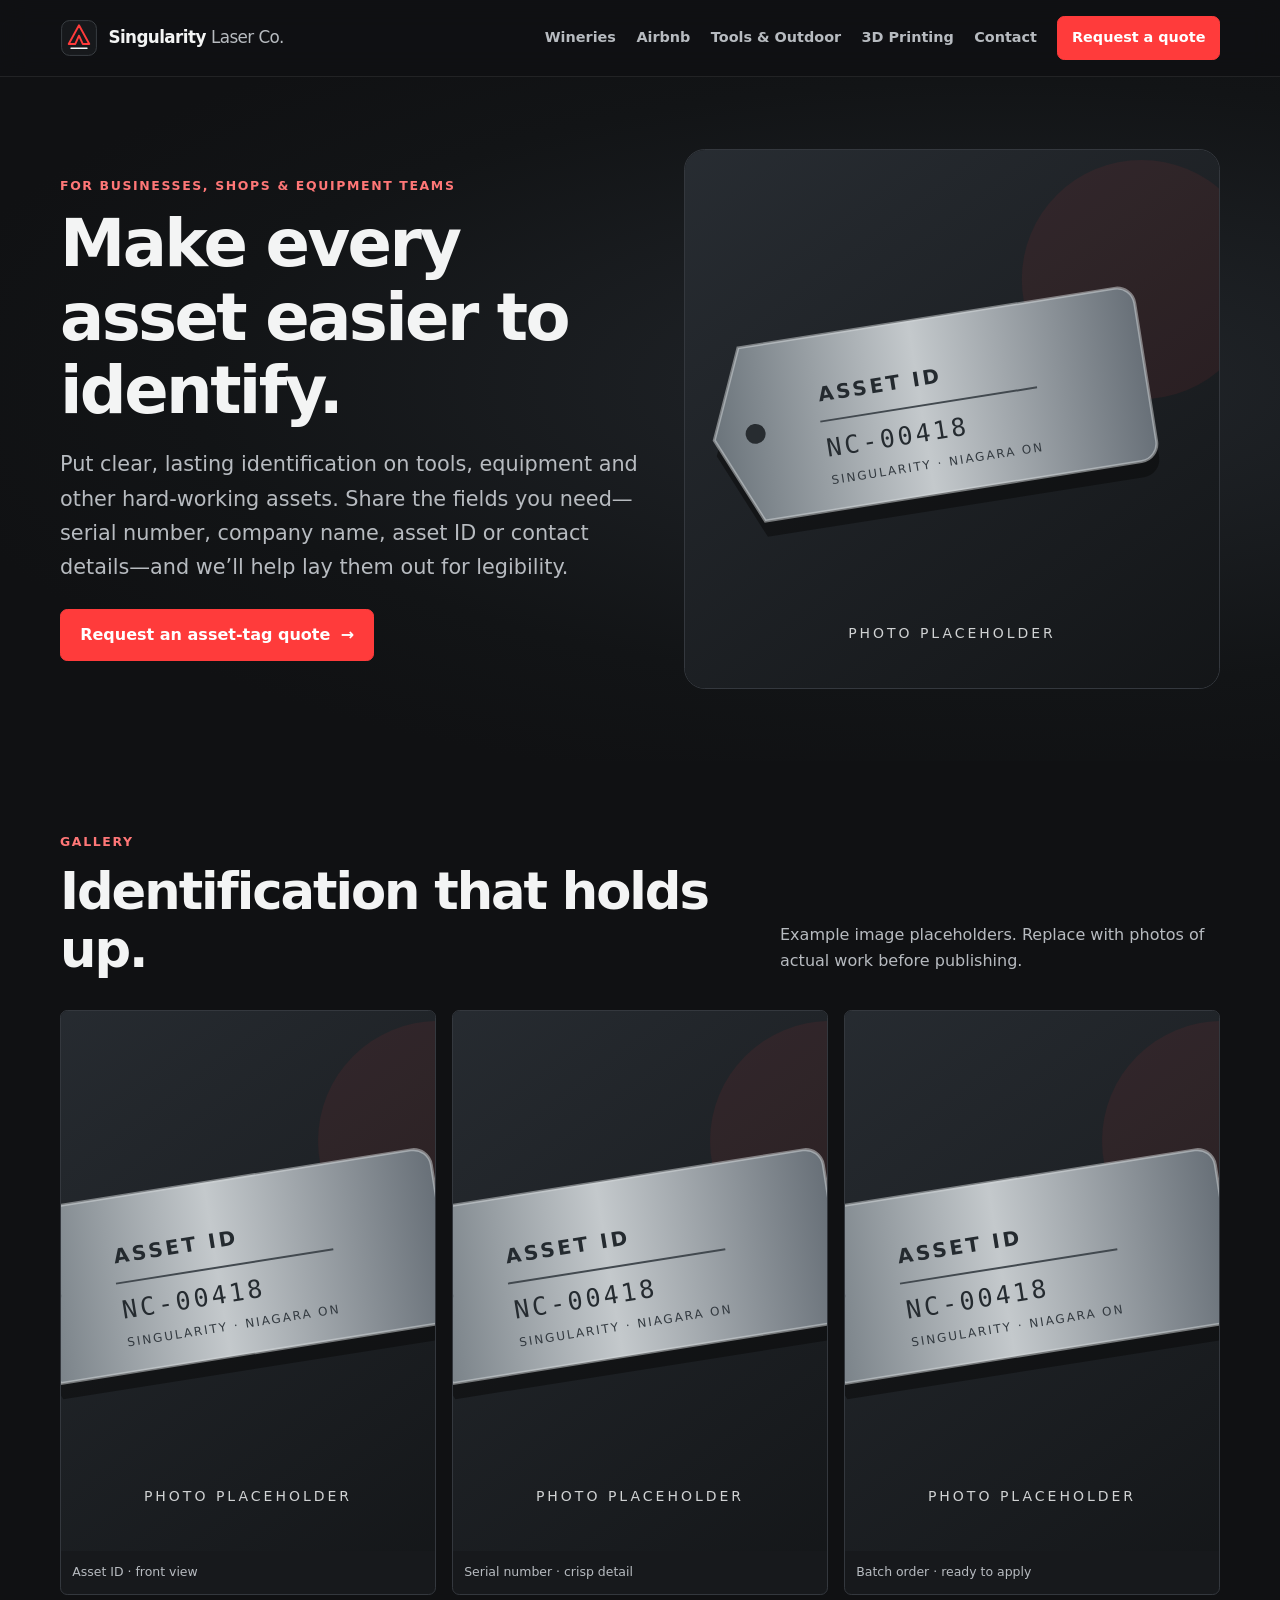
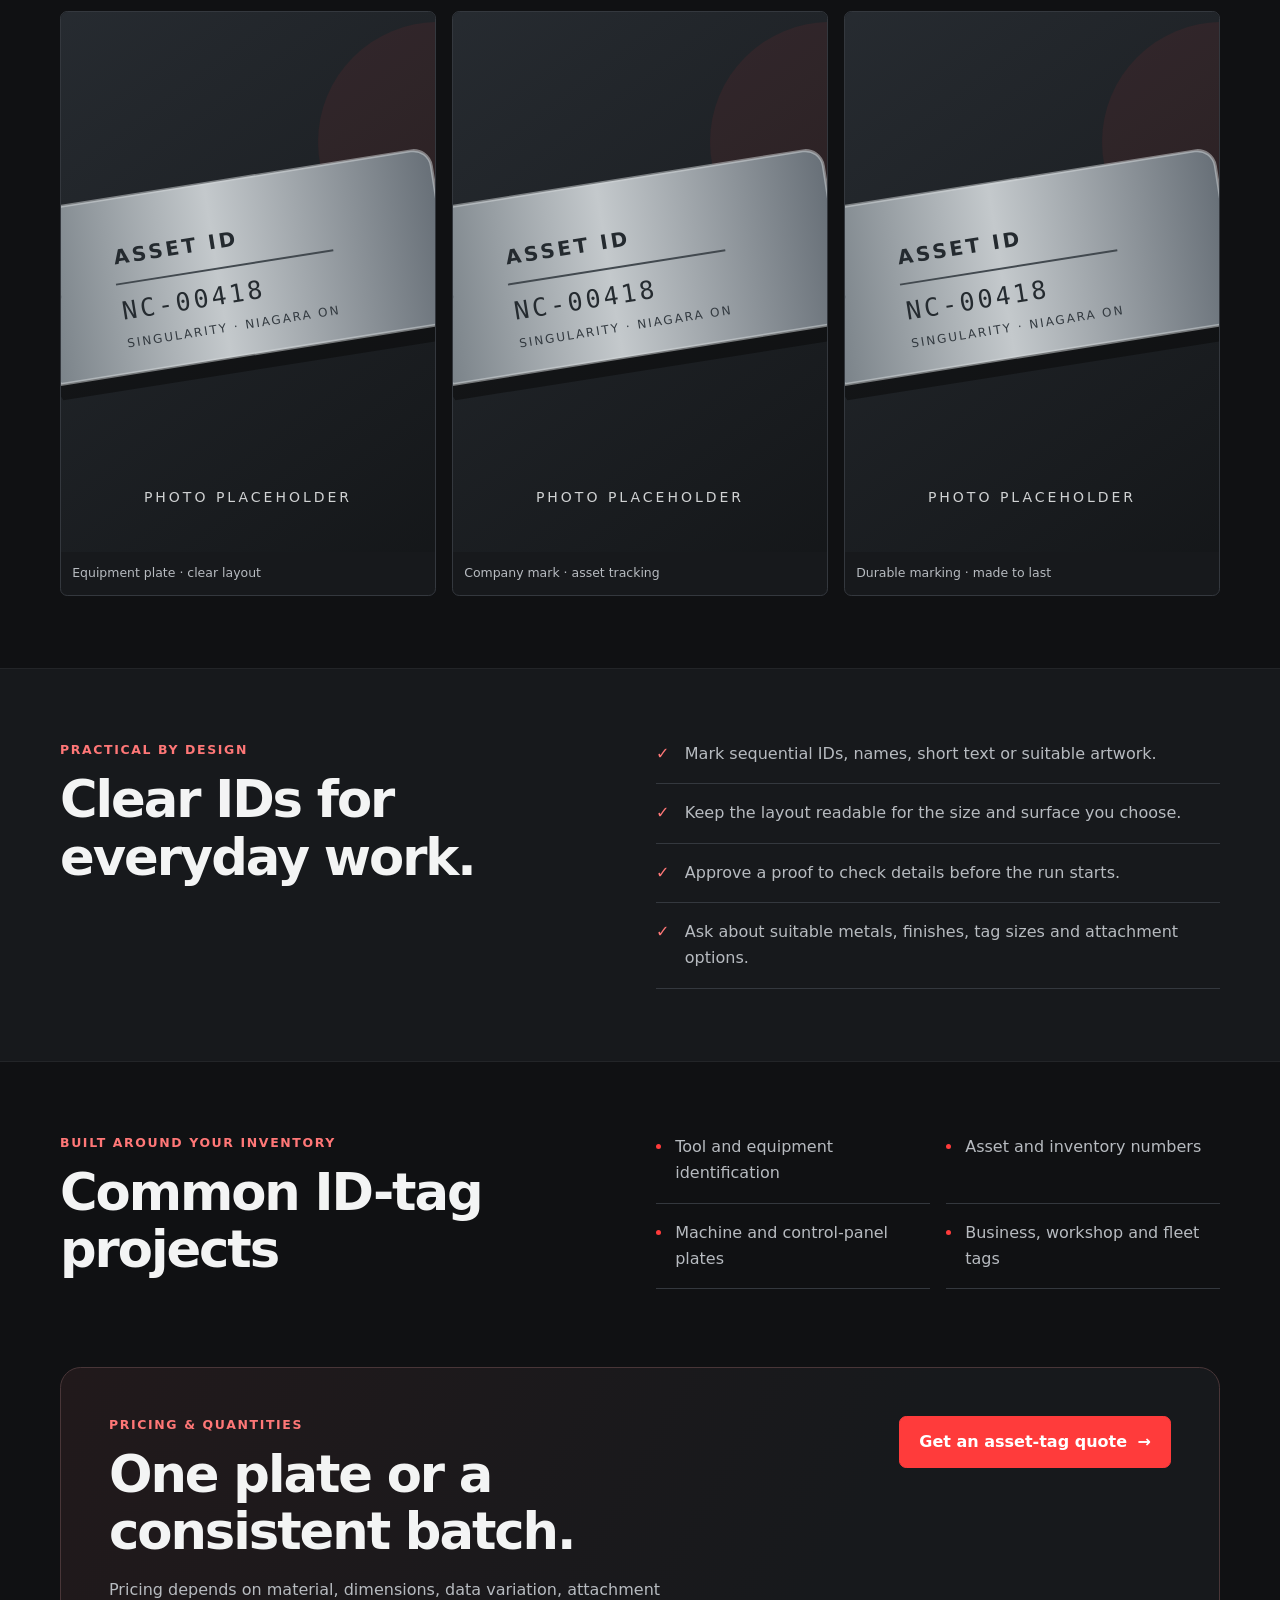
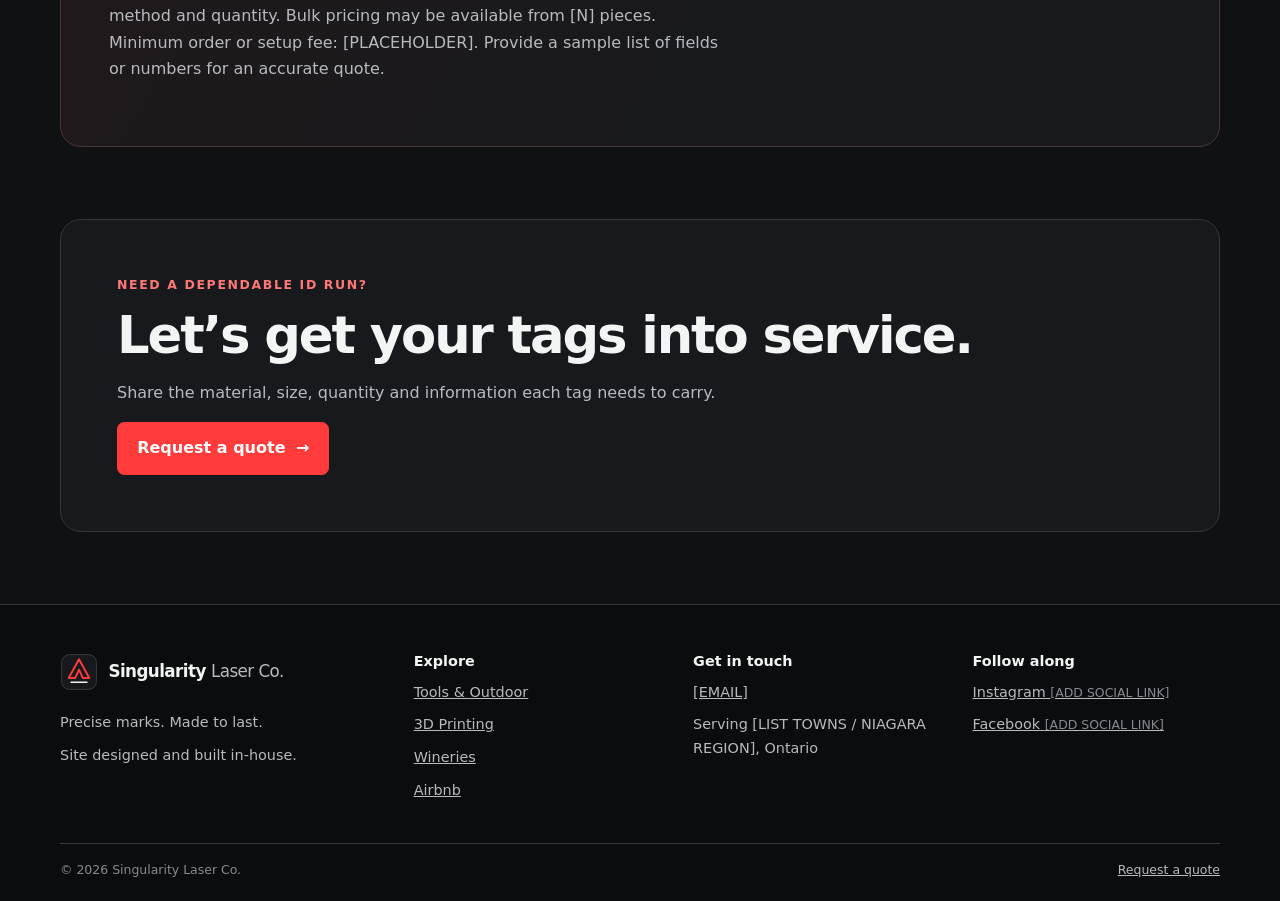
<file: asset-tags.html>
<!doctype html>
<html lang="en-CA">
<head>
  <meta charset="utf-8"><meta name="viewport" content="width=device-width, initial-scale=1">
  <title>Custom Asset &amp; Equipment ID Tags in Niagara | Singularity Laser Co.</title>
  <meta name="description" content="Identify equipment with crisp, durable custom asset and ID tags. Local Niagara laser marking for businesses, shops and teams. Request a quote.">
  <meta name="theme-color" content="#101113"><link rel="canonical" href="https://[PLACEHOLDER]/asset-tags.html">
  <meta property="og:type" content="website"><meta property="og:title" content="Custom Asset &amp; Equipment ID Tags in Niagara"><meta property="og:description" content="Durable identification tags for the equipment your business depends on."><meta property="og:url" content="https://[PLACEHOLDER]/asset-tags.html"><meta property="og:image" content="https://[PLACEHOLDER]/assets/images/asset-id-tags.svg">
  <link rel="icon" href="assets/icons/favicon.svg" type="image/svg+xml"><link rel="stylesheet" href="style.css"><script src="script.js" defer></script>
</head>
<body>
  <a class="skip-link" href="#main">Skip to content</a>
  <header class="site-header"><div class="container header-inner"><a class="brand" href="index.html" aria-label="Singularity Laser Co. home"><img src="assets/icons/logo.svg" width="42" height="42" alt=""><span>Singularity <span class="brand-light">Laser Co.</span></span></a><button class="menu-toggle" type="button" aria-expanded="false" aria-controls="primary-nav"><span class="sr-only">Toggle navigation</span><span class="menu-icon" aria-hidden="true"></span></button><nav class="site-nav" id="primary-nav" aria-label="Main navigation"><a href="winery-glassware.html">Wineries</a><a href="airbnb-qr-plates.html">Airbnb</a><a href="tools-outdoor.html">Tools &amp; Outdoor</a><a href="3d-printing.html">3D Printing</a><a href="contact.html">Contact</a><a class="button button-small" href="contact.html?type=laser#quote">Request a quote</a></nav></div></header>
  <main id="main">
    <section class="page-hero"><div class="container page-hero-grid"><div><p class="eyebrow">For businesses, shops &amp; equipment teams</p><h1>Make every asset easier to identify.</h1><p class="lead">Put clear, lasting identification on tools, equipment and other hard-working assets. Share the fields you need—serial number, company name, asset ID or contact details—and we’ll help lay them out for legibility.</p><a class="button" href="contact.html?type=laser#quote">Request an asset-tag quote <span aria-hidden="true">→</span></a></div><img src="assets/images/asset-id-tags.svg" width="720" height="540" alt="Placeholder illustration of laser-marked stainless-steel identification tags"></div></section>
    <section class="section"><div class="container"><div class="section-heading"><div><p class="eyebrow">Gallery</p><h2>Identification that holds up.</h2></div><p>Example image placeholders. Replace with photos of actual work before publishing.</p></div><div class="gallery-grid">
      <figure><img src="assets/images/asset-id-tags.svg" width="720" height="540" loading="lazy" alt="Placeholder photo: front view of a custom engraved asset tag"><figcaption>Asset ID · front view</figcaption></figure><figure><img src="assets/images/asset-id-tags.svg" width="720" height="540" loading="lazy" alt="Placeholder photo: detail of a serial number marked on stainless steel"><figcaption>Serial number · crisp detail</figcaption></figure><figure><img src="assets/images/asset-id-tags.svg" width="720" height="540" loading="lazy" alt="Placeholder photo: batch of equipment tags ready for inventory"><figcaption>Batch order · ready to apply</figcaption></figure><figure><img src="assets/images/asset-id-tags.svg" width="720" height="540" loading="lazy" alt="Placeholder photo: machine identification plate with custom text"><figcaption>Equipment plate · clear layout</figcaption></figure><figure><img src="assets/images/asset-id-tags.svg" width="720" height="540" loading="lazy" alt="Placeholder photo: business asset tag with logo and tracking number"><figcaption>Company mark · asset tracking</figcaption></figure><figure><img src="assets/images/asset-id-tags.svg" width="720" height="540" loading="lazy" alt="Placeholder photo: close-up of durable engraved metal identification"><figcaption>Durable marking · made to last</figcaption></figure>
    </div></div></section>
    <section class="section section-muted"><div class="container detail-grid"><div><p class="eyebrow">Practical by design</p><h2>Clear IDs for everyday work.</h2></div><ul class="benefit-list"><li>Mark sequential IDs, names, short text or suitable artwork.</li><li>Keep the layout readable for the size and surface you choose.</li><li>Approve a proof to check details before the run starts.</li><li>Ask about suitable metals, finishes, tag sizes and attachment options.</li></ul></div></section>
    <section class="section"><div class="container use-grid"><div><p class="eyebrow">Built around your inventory</p><h2>Common ID-tag projects</h2></div><ul class="use-list"><li>Tool and equipment identification</li><li>Asset and inventory numbers</li><li>Machine and control-panel plates</li><li>Business, workshop and fleet tags</li></ul></div></section>
    <section class="section pricing-section"><div class="container pricing-panel"><div><p class="eyebrow">Pricing &amp; quantities</p><h2>One plate or a consistent batch.</h2><p>Pricing depends on material, dimensions, data variation, attachment method and quantity. Bulk pricing may be available from [N] pieces. Minimum order or setup fee: [PLACEHOLDER]. Provide a sample list of fields or numbers for an accurate quote.</p></div><a class="button" href="contact.html?type=laser#quote">Get an asset-tag quote <span aria-hidden="true">→</span></a></div></section>
    <section class="section final-cta"><div class="container"><p class="eyebrow">Need a dependable ID run?</p><h2>Let’s get your tags into service.</h2><p>Share the material, size, quantity and information each tag needs to carry.</p><a class="button" href="contact.html?type=laser#quote">Request a quote <span aria-hidden="true">→</span></a></div></section>
  </main>
  <footer class="site-footer"><div class="container footer-grid"><div><a class="brand" href="index.html"><img src="assets/icons/logo.svg" width="38" height="38" alt=""><span>Singularity <span class="brand-light">Laser Co.</span></span></a><p class="footer-tagline">Precise marks. Made to last.</p><p class="footer-site-note">Site designed and built in-house.</p></div><div><h2>Explore</h2><a href="tools-outdoor.html">Tools &amp; Outdoor</a><a href="3d-printing.html">3D Printing</a><a href="winery-glassware.html">Wineries</a><a href="airbnb-qr-plates.html">Airbnb</a></div><div><h2>Get in touch</h2><a href="mailto:[EMAIL]">[EMAIL]</a><p>Serving [LIST TOWNS / NIAGARA REGION], Ontario</p></div><div><h2>Follow along</h2><a href="[INSTAGRAM URL]">Instagram <span class="fine-print">[ADD SOCIAL LINK]</span></a><a href="[FACEBOOK URL]">Facebook <span class="fine-print">[ADD SOCIAL LINK]</span></a></div></div><div class="container footer-bottom"><span>© <span data-year>2026</span> Singularity Laser Co.</span><a href="contact.html?type=laser#quote">Request a quote</a></div></footer>
</body></html>
</file>
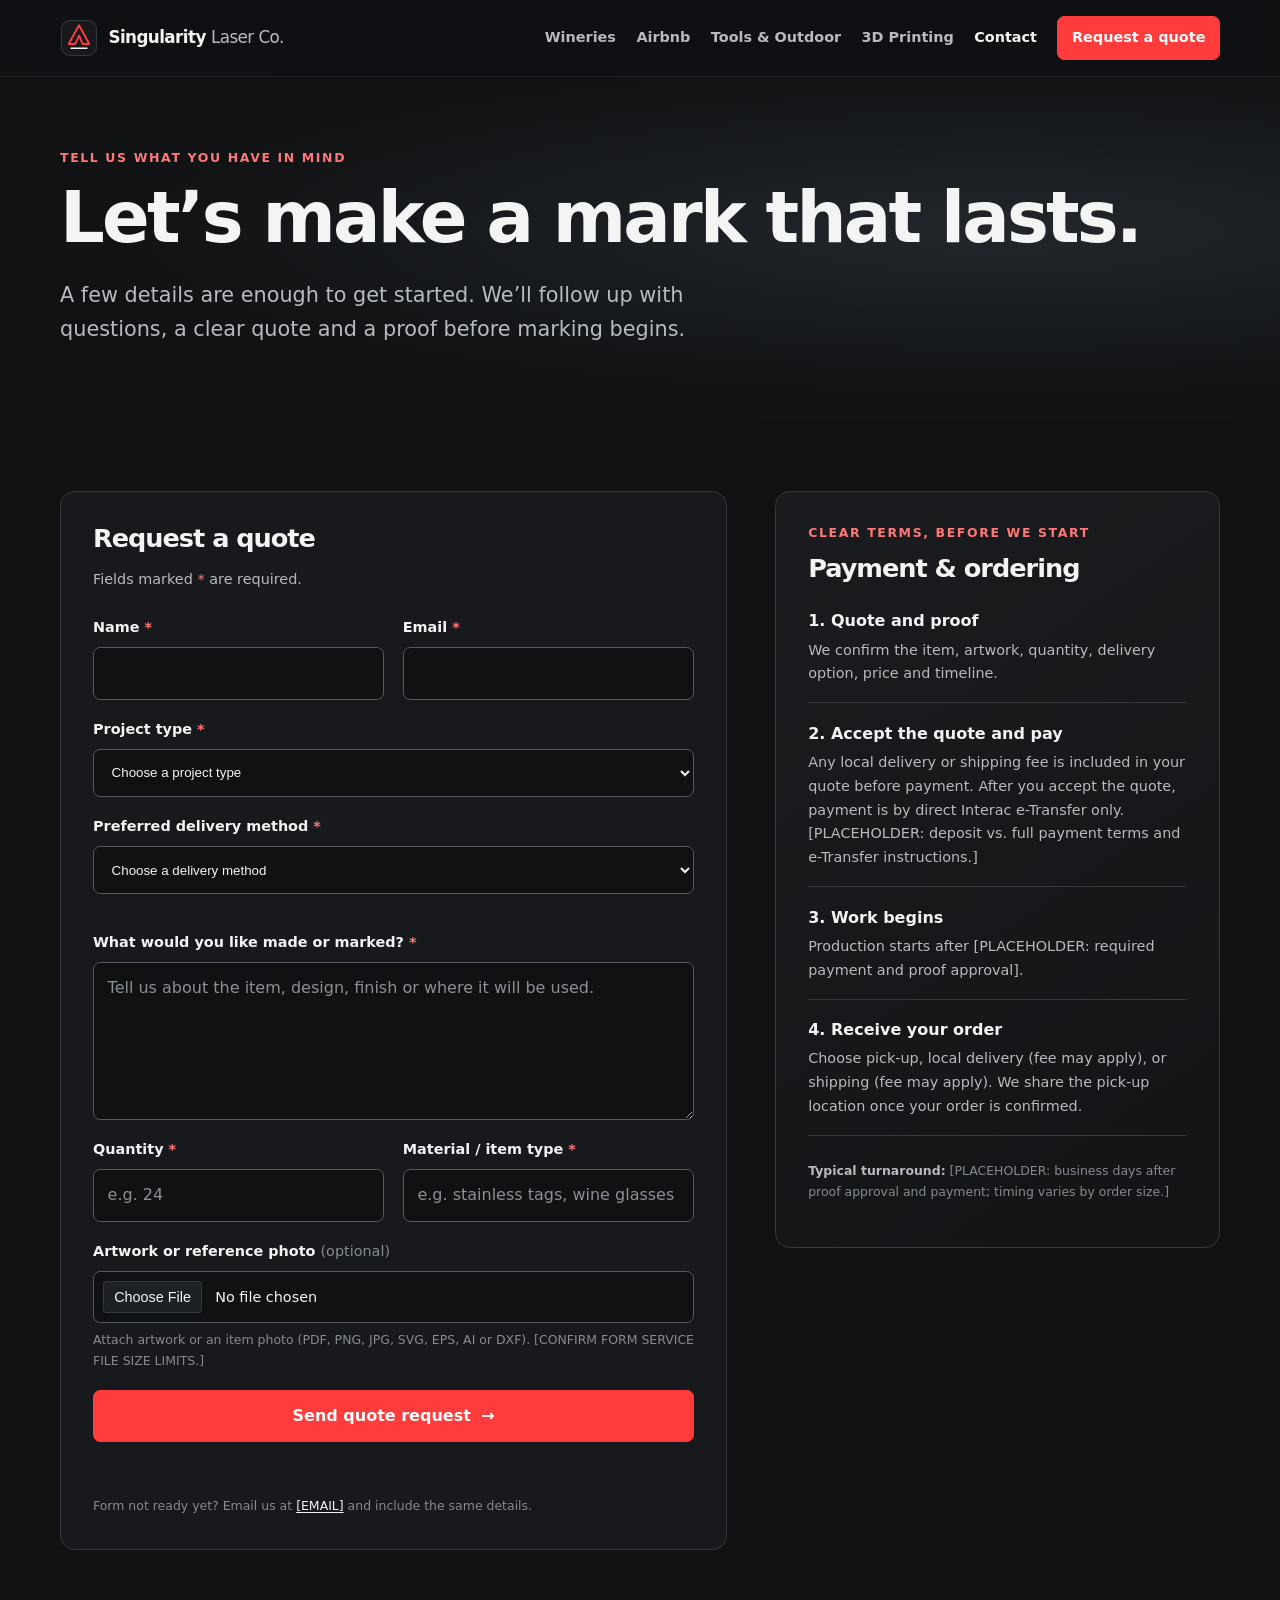
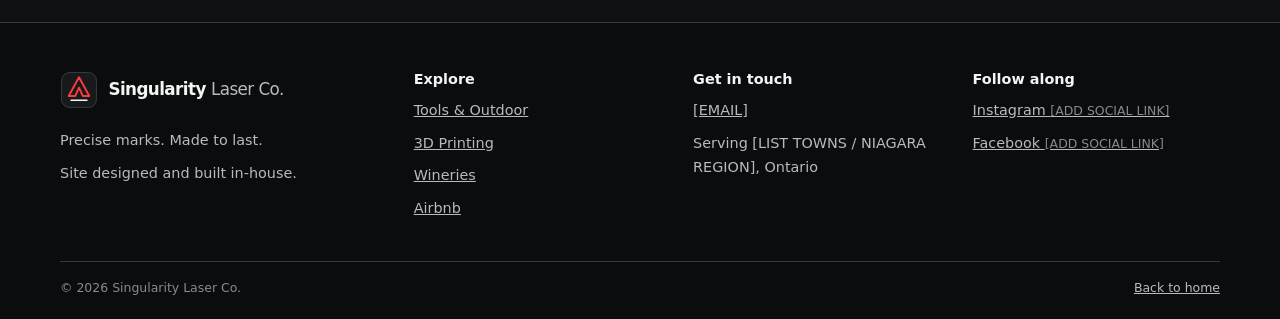
<file: contact.html>
<!doctype html>
<html lang="en-CA">
<head>
  <meta charset="utf-8"><meta name="viewport" content="width=device-width, initial-scale=1">
  <title>Request a Laser Engraving Quote in Niagara | Singularity Laser Co.</title>
  <meta name="description" content="Request a custom laser engraving quote in Niagara, Ontario. Tell us what you need marked, quantity and material, and attach your artwork.">
  <meta name="theme-color" content="#101113"><link rel="canonical" href="https://[PLACEHOLDER]/contact.html">
  <meta property="og:type" content="website"><meta property="og:title" content="Request a Laser Engraving Quote in Niagara"><meta property="og:description" content="Tell us what you want marked and get a clear quote and proof before work begins."><meta property="og:url" content="https://[PLACEHOLDER]/contact.html"><meta property="og:image" content="https://[PLACEHOLDER]/assets/images/hero-laser.svg">
  <link rel="icon" href="assets/icons/favicon.svg" type="image/svg+xml"><link rel="stylesheet" href="style.css"><script src="script.js" defer></script>
</head>
<body>
  <a class="skip-link" href="#main">Skip to content</a>
  <header class="site-header"><div class="container header-inner"><a class="brand" href="index.html" aria-label="Singularity Laser Co. home"><img src="assets/icons/logo.svg" width="42" height="42" alt=""><span>Singularity <span class="brand-light">Laser Co.</span></span></a><button class="menu-toggle" type="button" aria-expanded="false" aria-controls="primary-nav"><span class="sr-only">Toggle navigation</span><span class="menu-icon" aria-hidden="true"></span></button><nav class="site-nav" id="primary-nav" aria-label="Main navigation"><a href="winery-glassware.html">Wineries</a><a href="airbnb-qr-plates.html">Airbnb</a><a href="tools-outdoor.html">Tools &amp; Outdoor</a><a href="3d-printing.html">3D Printing</a><a href="contact.html" aria-current="page">Contact</a><a class="button button-small" href="#quote">Request a quote</a></nav></div></header>
  <main id="main">
    <section class="page-hero contact-hero"><div class="container"><p class="eyebrow">Tell us what you have in mind</p><h1>Let’s make a mark that lasts.</h1><p class="lead">A few details are enough to get started. We’ll follow up with questions, a clear quote and a proof before marking begins.</p></div></section>
    <section class="section"><div class="container contact-grid">
      <div class="form-panel" id="quote"><h2>Request a quote</h2><p class="form-intro">Fields marked <span aria-hidden="true">*</span> are required.</p>
        <form class="quote-form" action="[FORM_ENDPOINT]" method="post" enctype="multipart/form-data" data-quote-form>
          <div class="form-row"><div class="field"><label for="name">Name <span aria-hidden="true">*</span></label><input id="name" name="name" type="text" autocomplete="name" required maxlength="120"></div><div class="field"><label for="email">Email <span aria-hidden="true">*</span></label><input id="email" name="email" type="email" autocomplete="email" required maxlength="254"></div></div>
          <div class="field"><label for="project-type">Project type <span aria-hidden="true">*</span></label><select id="project-type" name="project_type" required><option value="" selected disabled>Choose a project type</option><option value="laser">Laser engraving or metal marking</option><option value="3d-printing">3D printing / custom design</option><option value="other">Something else</option></select></div>
          <div class="field"><label for="delivery-method">Preferred delivery method <span aria-hidden="true">*</span></label><select id="delivery-method" name="delivery_method" required><option value="" selected disabled>Choose a delivery method</option><option value="pickup">Pick-up</option><option value="local-delivery">Local delivery, fee may apply</option><option value="shipping">Shipping, fee may apply</option></select></div>
          <div class="delivery-details" data-delivery-details aria-live="polite">
            <div class="field delivery-extra" data-delivery-extra><label for="delivery-location">Town or postal code (used to estimate the delivery or shipping fee) <span class="optional" data-location-requirement>(optional)</span></label><input id="delivery-location" name="delivery_location" type="text" maxlength="120" autocomplete="postal-code"><small>We'll ask for your full address after you accept the quote.</small></div>
            <p class="pickup-note delivery-extra" data-pickup-note>Pick-up location will be shared once your order is confirmed.</p>
          </div>
          <div class="field"><label for="request">What would you like made or marked? <span aria-hidden="true">*</span></label><textarea id="request" name="request" rows="5" required maxlength="3000" placeholder="Tell us about the item, design, finish or where it will be used."></textarea></div>
          <div class="form-row"><div class="field"><label for="quantity">Quantity <span aria-hidden="true">*</span></label><input id="quantity" name="quantity" type="number" min="1" max="100000" step="1" required inputmode="numeric" placeholder="e.g. 24"></div><div class="field"><label for="material">Material / item type <span aria-hidden="true">*</span></label><input id="material" name="material" type="text" required maxlength="160" placeholder="e.g. stainless tags, wine glasses"></div></div>
          <div class="field"><label for="artwork">Artwork or reference photo <span class="optional">(optional)</span></label><input id="artwork" name="artwork" type="file" accept=".pdf,.png,.jpg,.jpeg,.svg,.eps,.ai,.dxf"><small>Attach artwork or an item photo (PDF, PNG, JPG, SVG, EPS, AI or DXF). [CONFIRM FORM SERVICE FILE SIZE LIMITS.]</small></div>
          <button class="button" type="submit">Send quote request <span aria-hidden="true">→</span></button>
          <p class="form-status" data-form-status role="status" aria-live="polite" tabindex="-1"></p>
          <p class="fine-print">Form not ready yet? Email us at <a data-mailto-fallback href="mailto:[EMAIL]?subject=Quote%20request&amp;body=Project%20type%3A%20%0APreferred%20delivery%20method%3A%20%0ATown%20or%20postal%20code%3A%20%0AName%3A%20%0AEmail%3A%20%0AWhat%20you%20want%3A%20%0AQuantity%3A%20%0AMaterial%20or%20item%20type%3A%20">[EMAIL]</a> and include the same details.</p>
        </form>
      </div>
      <aside class="payment-panel"><p class="eyebrow">Clear terms, before we start</p><h2>Payment &amp; ordering</h2>
        <ol class="payment-steps"><li><strong>1. Quote and proof</strong><span>We confirm the item, artwork, quantity, delivery option, price and timeline.</span></li><li><strong>2. Accept the quote and pay</strong><span>Any local delivery or shipping fee is included in your quote before payment. After you accept the quote, payment is by direct Interac e-Transfer only. [PLACEHOLDER: deposit vs. full payment terms and e-Transfer instructions.]</span></li><li><strong>3. Work begins</strong><span>Production starts after [PLACEHOLDER: required payment and proof approval].</span></li><li><strong>4. Receive your order</strong><span>Choose pick-up, local delivery (fee may apply), or shipping (fee may apply). We share the pick-up location once your order is confirmed.</span></li></ol>
        <p class="fine-print"><strong>Typical turnaround:</strong> [PLACEHOLDER: business days after proof approval and payment; timing varies by order size.]</p>
      </aside>
    </div></section>
  </main>
  <footer class="site-footer"><div class="container footer-grid"><div><a class="brand" href="index.html"><img src="assets/icons/logo.svg" width="38" height="38" alt=""><span>Singularity <span class="brand-light">Laser Co.</span></span></a><p class="footer-tagline">Precise marks. Made to last.</p><p class="footer-site-note">Site designed and built in-house.</p></div><div><h2>Explore</h2><a href="tools-outdoor.html">Tools &amp; Outdoor</a><a href="3d-printing.html">3D Printing</a><a href="winery-glassware.html">Wineries</a><a href="airbnb-qr-plates.html">Airbnb</a></div><div><h2>Get in touch</h2><a href="mailto:[EMAIL]">[EMAIL]</a><p>Serving [LIST TOWNS / NIAGARA REGION], Ontario</p></div><div><h2>Follow along</h2><a href="[INSTAGRAM URL]">Instagram <span class="fine-print">[ADD SOCIAL LINK]</span></a><a href="[FACEBOOK URL]">Facebook <span class="fine-print">[ADD SOCIAL LINK]</span></a></div></div><div class="container footer-bottom"><span>© <span data-year>2026</span> Singularity Laser Co.</span><a href="index.html">Back to home</a></div></footer>
</body></html>
</file>
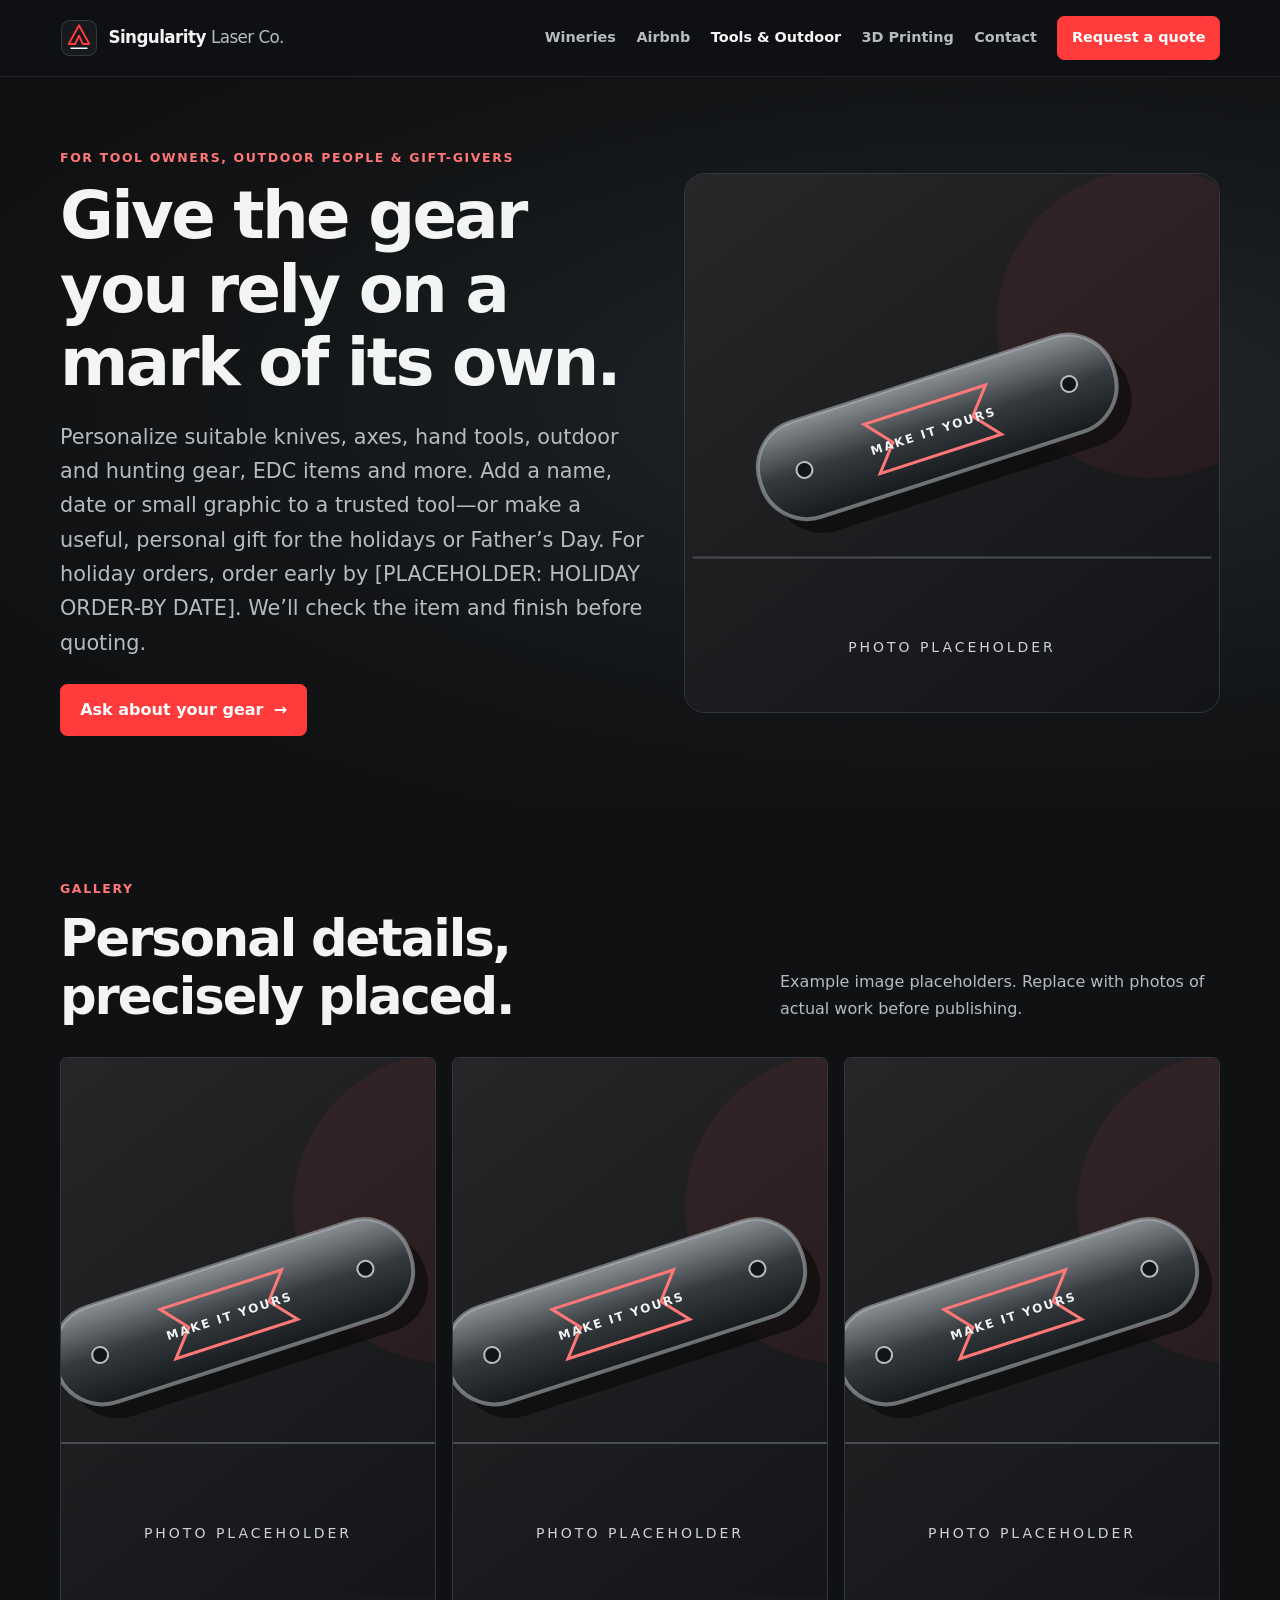
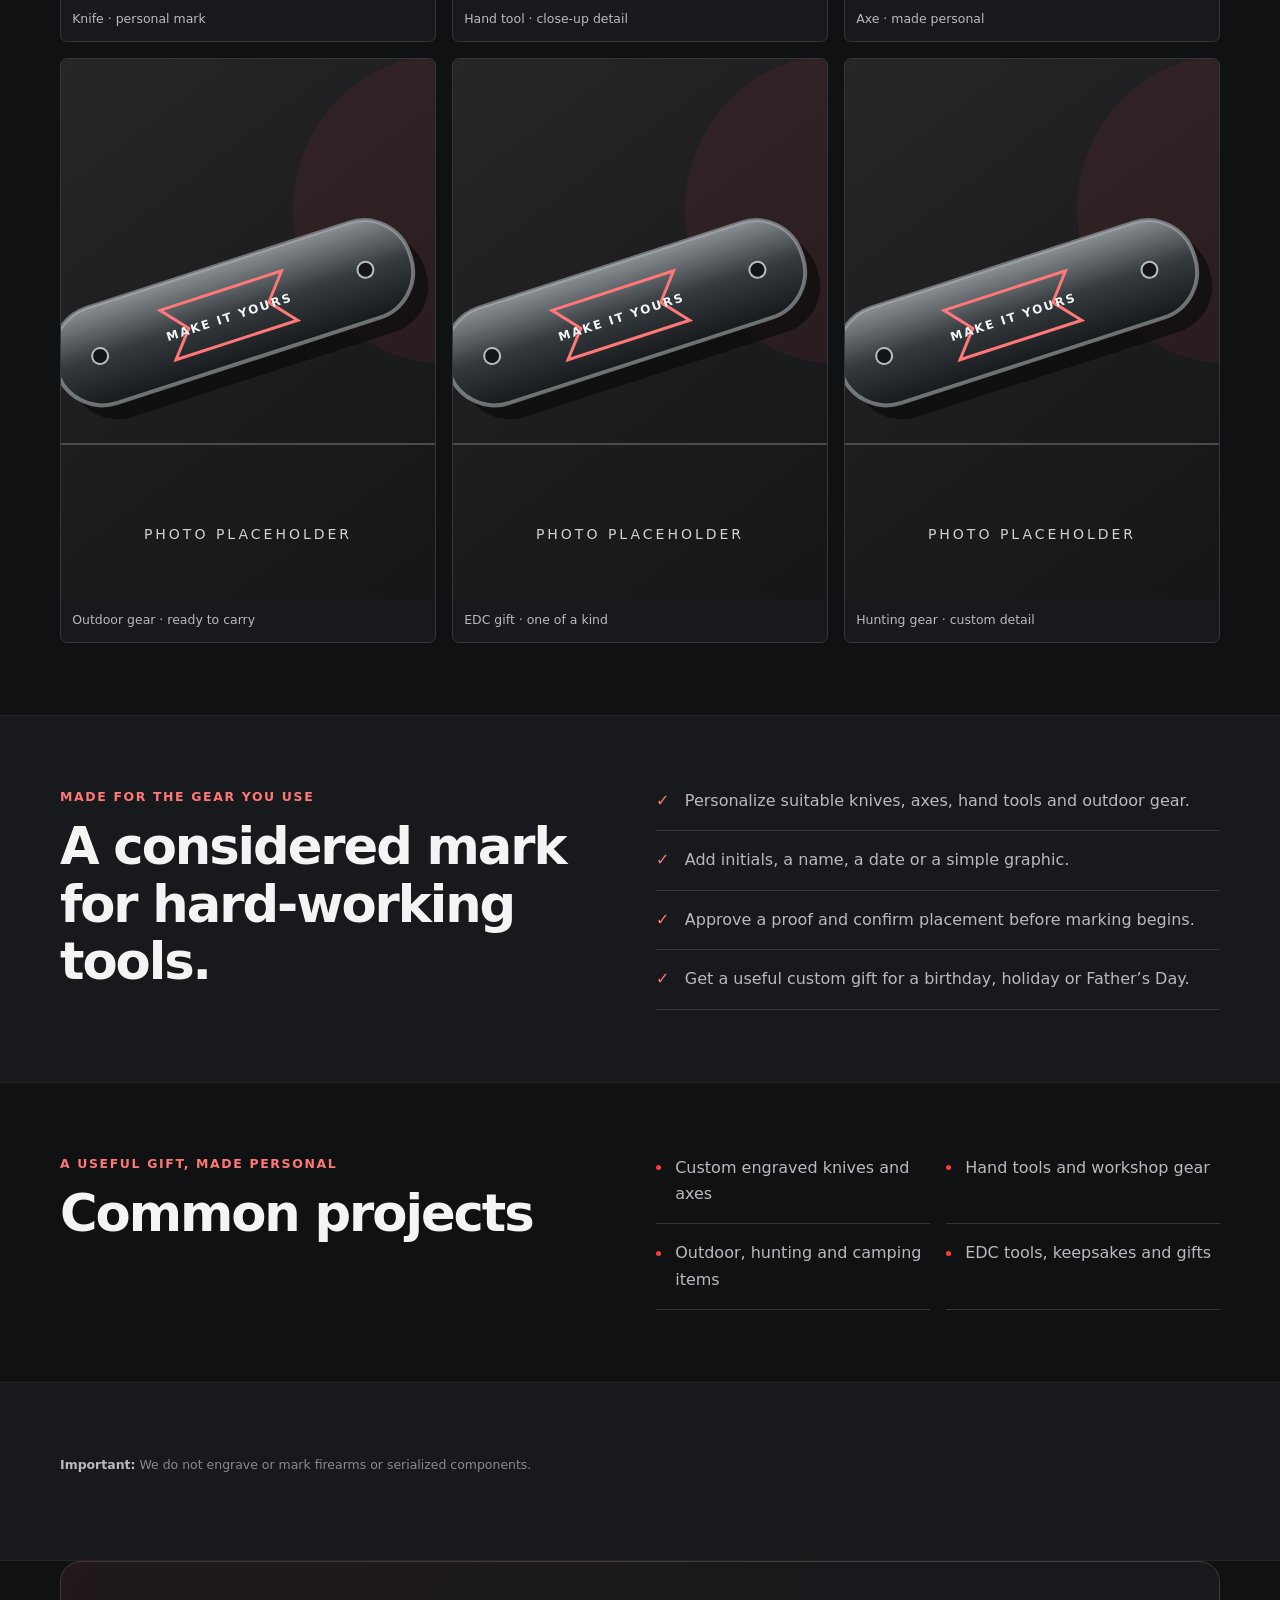
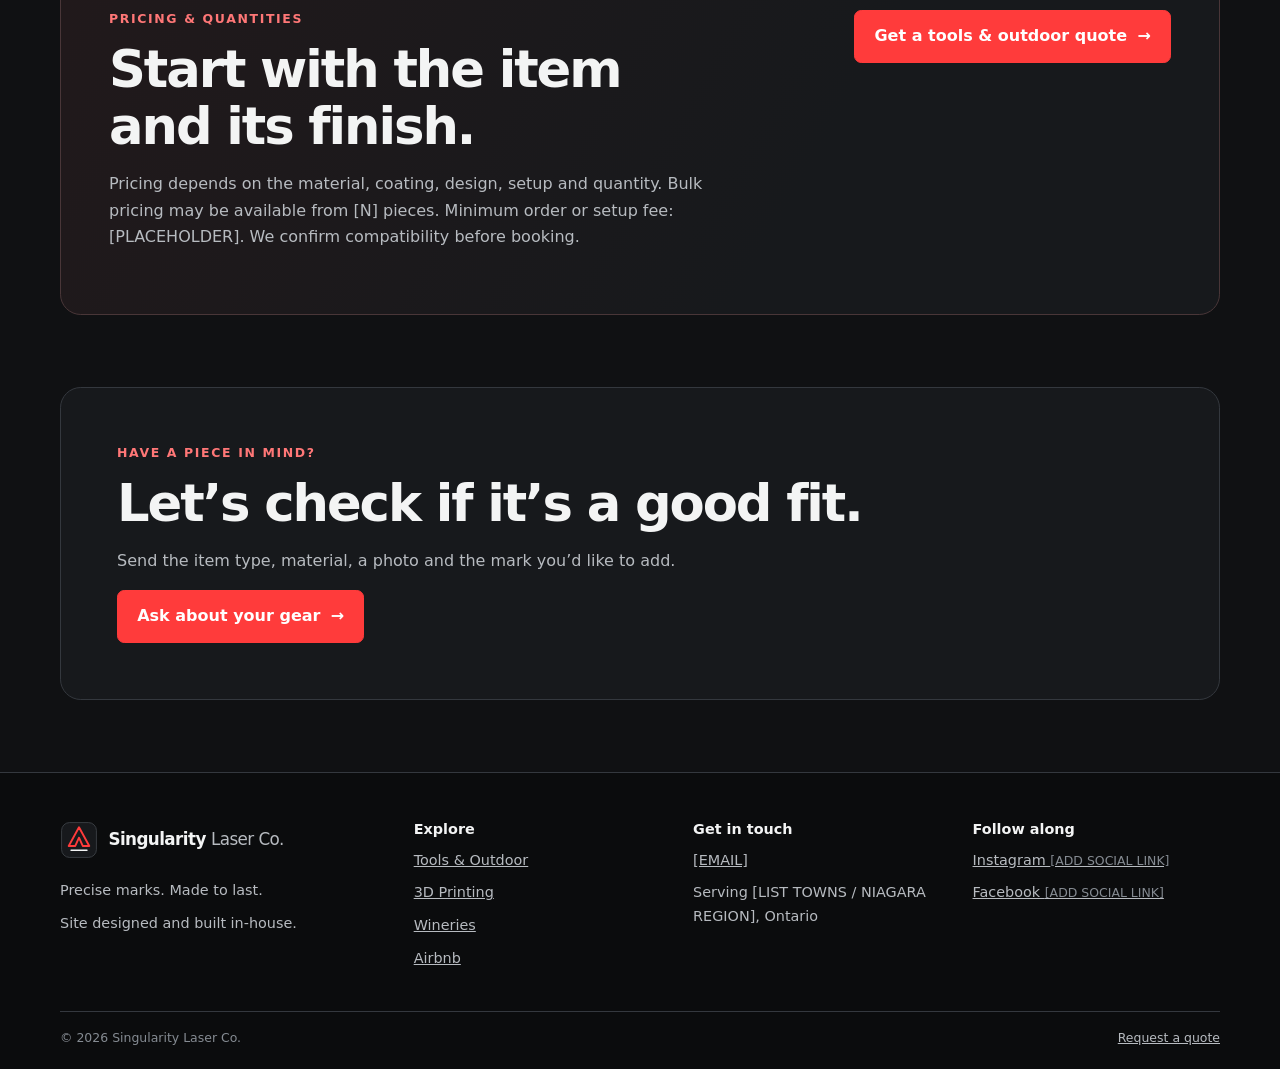
<file: tools-outdoor.html>
<!doctype html>
<html lang="en-CA">
<head>
  <meta charset="utf-8"><meta name="viewport" content="width=device-width, initial-scale=1">
  <title>Custom Engraved Knives, Tools &amp; Outdoor Gear in Niagara | Singularity Laser Co.</title>
  <meta name="description" content="Personalize suitable knives, axes, hand tools, outdoor and hunting gear, EDC items and gifts with custom laser engraving in Niagara, Ontario.">
  <meta name="theme-color" content="#101113"><link rel="canonical" href="https://[PLACEHOLDER]/tools-outdoor.html">
  <meta property="og:type" content="website"><meta property="og:title" content="Custom Engraved Knives, Tools &amp; Outdoor Gear in Niagara"><meta property="og:description" content="A personal, lasting mark for suitable blades, hand tools, outdoor gear and gifts. Made in Niagara."><meta property="og:url" content="https://[PLACEHOLDER]/tools-outdoor.html"><meta property="og:image" content="https://[PLACEHOLDER]/assets/images/edc-gear.svg">
  <link rel="icon" href="assets/icons/favicon.svg" type="image/svg+xml"><link rel="stylesheet" href="style.css"><script src="script.js" defer></script>
</head>
<body>
  <a class="skip-link" href="#main">Skip to content</a>
  <header class="site-header"><div class="container header-inner"><a class="brand" href="index.html" aria-label="Singularity Laser Co. home"><img src="assets/icons/logo.svg" width="42" height="42" alt=""><span>Singularity <span class="brand-light">Laser Co.</span></span></a><button class="menu-toggle" type="button" aria-expanded="false" aria-controls="primary-nav"><span class="sr-only">Toggle navigation</span><span class="menu-icon" aria-hidden="true"></span></button><nav class="site-nav" id="primary-nav" aria-label="Main navigation"><a href="winery-glassware.html">Wineries</a><a href="airbnb-qr-plates.html">Airbnb</a><a href="tools-outdoor.html" aria-current="page">Tools &amp; Outdoor</a><a href="3d-printing.html">3D Printing</a><a href="contact.html">Contact</a><a class="button button-small" href="contact.html?type=laser#quote">Request a quote</a></nav></div></header>
  <main id="main">
    <section class="page-hero"><div class="container page-hero-grid"><div><p class="eyebrow">For tool owners, outdoor people &amp; gift-givers</p><h1>Give the gear you rely on a mark of its own.</h1><p class="lead">Personalize suitable knives, axes, hand tools, outdoor and hunting gear, EDC items and more. Add a name, date or small graphic to a trusted tool—or make a useful, personal gift for the holidays or Father’s Day. For holiday orders, order early by [PLACEHOLDER: HOLIDAY ORDER-BY DATE]. We’ll check the item and finish before quoting.</p><a class="button" href="contact.html?type=laser#quote">Ask about your gear <span aria-hidden="true">→</span></a></div><img src="assets/images/edc-gear.svg" width="720" height="540" alt="Placeholder illustration of a custom laser-marked outdoor pocket tool"></div></section>
    <section class="section"><div class="container"><div class="section-heading"><div><p class="eyebrow">Gallery</p><h2>Personal details, precisely placed.</h2></div><p>Example image placeholders. Replace with photos of actual work before publishing.</p></div><div class="gallery-grid">
      <figure><img src="assets/images/edc-gear.svg" width="720" height="540" loading="lazy" alt="Placeholder photo: personalized knife with a small laser mark"><figcaption>Knife · personal mark</figcaption></figure><figure><img src="assets/images/edc-gear.svg" width="720" height="540" loading="lazy" alt="Placeholder photo: close detail of custom engraving on a hand tool"><figcaption>Hand tool · close-up detail</figcaption></figure><figure><img src="assets/images/edc-gear.svg" width="720" height="540" loading="lazy" alt="Placeholder photo: engraved axe handle or head detail"><figcaption>Axe · made personal</figcaption></figure><figure><img src="assets/images/edc-gear.svg" width="720" height="540" loading="lazy" alt="Placeholder photo: personalized outdoor or camping gear"><figcaption>Outdoor gear · ready to carry</figcaption></figure><figure><img src="assets/images/edc-gear.svg" width="720" height="540" loading="lazy" alt="Placeholder photo: engraved everyday carry item made as a gift"><figcaption>EDC gift · one of a kind</figcaption></figure><figure><img src="assets/images/edc-gear.svg" width="720" height="540" loading="lazy" alt="Placeholder photo: finished engraved hunting gear"><figcaption>Hunting gear · custom detail</figcaption></figure>
    </div></div></section>
    <section class="section section-muted"><div class="container detail-grid"><div><p class="eyebrow">Made for the gear you use</p><h2>A considered mark for hard-working tools.</h2></div><ul class="benefit-list"><li>Personalize suitable knives, axes, hand tools and outdoor gear.</li><li>Add initials, a name, a date or a simple graphic.</li><li>Approve a proof and confirm placement before marking begins.</li><li>Get a useful custom gift for a birthday, holiday or Father’s Day.</li></ul></div></section>
    <section class="section"><div class="container use-grid"><div><p class="eyebrow">A useful gift, made personal</p><h2>Common projects</h2></div><ul class="use-list"><li>Custom engraved knives and axes</li><li>Hand tools and workshop gear</li><li>Outdoor, hunting and camping items</li><li>EDC tools, keepsakes and gifts</li></ul></div></section>
    <section class="section section-muted"><div class="container"><p class="fine-print"><strong>Important:</strong> We do not engrave or mark firearms or serialized components.</p></div></section>
    <section class="section pricing-section"><div class="container pricing-panel"><div><p class="eyebrow">Pricing &amp; quantities</p><h2>Start with the item and its finish.</h2><p>Pricing depends on the material, coating, design, setup and quantity. Bulk pricing may be available from [N] pieces. Minimum order or setup fee: [PLACEHOLDER]. We confirm compatibility before booking.</p></div><a class="button" href="contact.html?type=laser#quote">Get a tools &amp; outdoor quote <span aria-hidden="true">→</span></a></div></section>
    <section class="section final-cta"><div class="container"><p class="eyebrow">Have a piece in mind?</p><h2>Let’s check if it’s a good fit.</h2><p>Send the item type, material, a photo and the mark you’d like to add.</p><a class="button" href="contact.html?type=laser#quote">Ask about your gear <span aria-hidden="true">→</span></a></div></section>
  </main>
  <footer class="site-footer"><div class="container footer-grid"><div><a class="brand" href="index.html"><img src="assets/icons/logo.svg" width="38" height="38" alt=""><span>Singularity <span class="brand-light">Laser Co.</span></span></a><p class="footer-tagline">Precise marks. Made to last.</p><p class="footer-site-note">Site designed and built in-house.</p></div><div><h2>Explore</h2><a href="tools-outdoor.html">Tools &amp; Outdoor</a><a href="3d-printing.html">3D Printing</a><a href="winery-glassware.html">Wineries</a><a href="airbnb-qr-plates.html">Airbnb</a></div><div><h2>Get in touch</h2><a href="mailto:[EMAIL]">[EMAIL]</a><p>Serving [LIST TOWNS / NIAGARA REGION], Ontario</p></div><div><h2>Follow along</h2><a href="[INSTAGRAM URL]">Instagram <span class="fine-print">[ADD SOCIAL LINK]</span></a><a href="[FACEBOOK URL]">Facebook <span class="fine-print">[ADD SOCIAL LINK]</span></a></div></div><div class="container footer-bottom"><span>© <span data-year>2026</span> Singularity Laser Co.</span><a href="contact.html?type=laser#quote">Request a quote</a></div></footer>
</body></html>
</file>
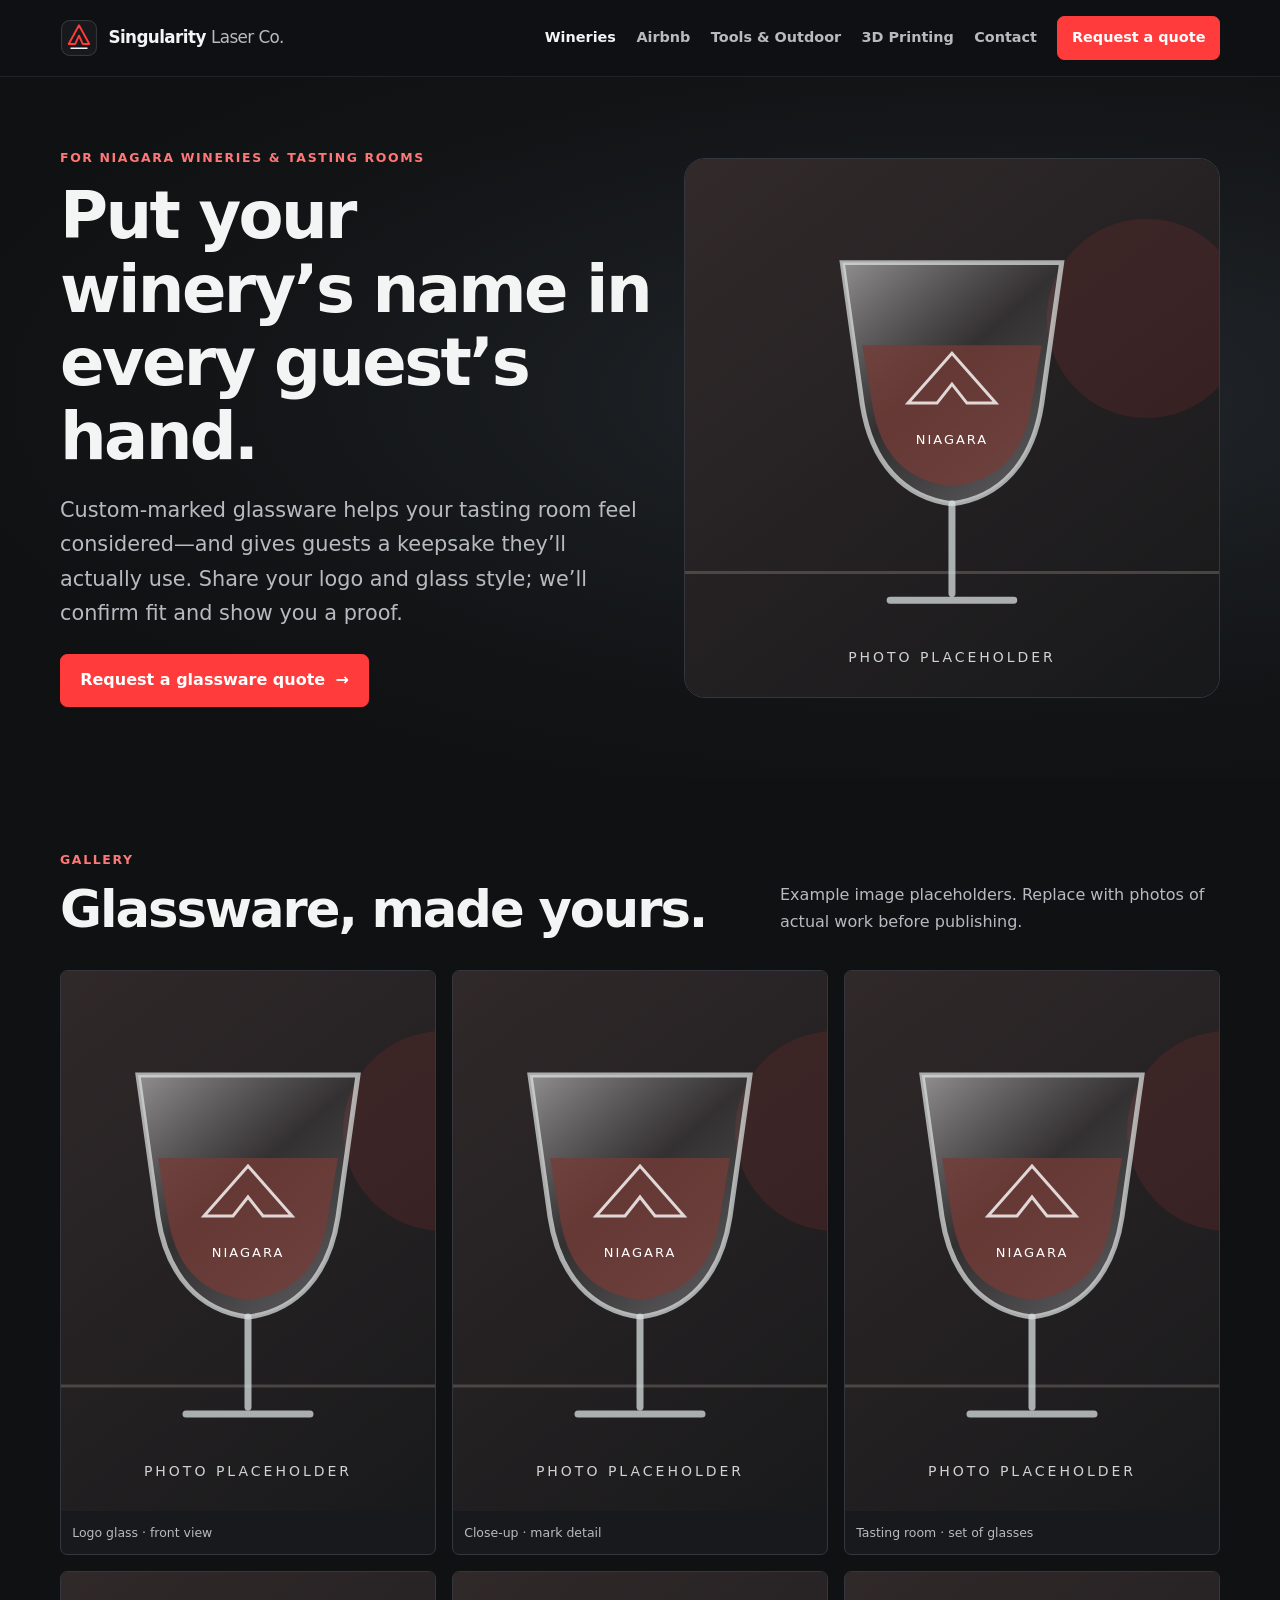
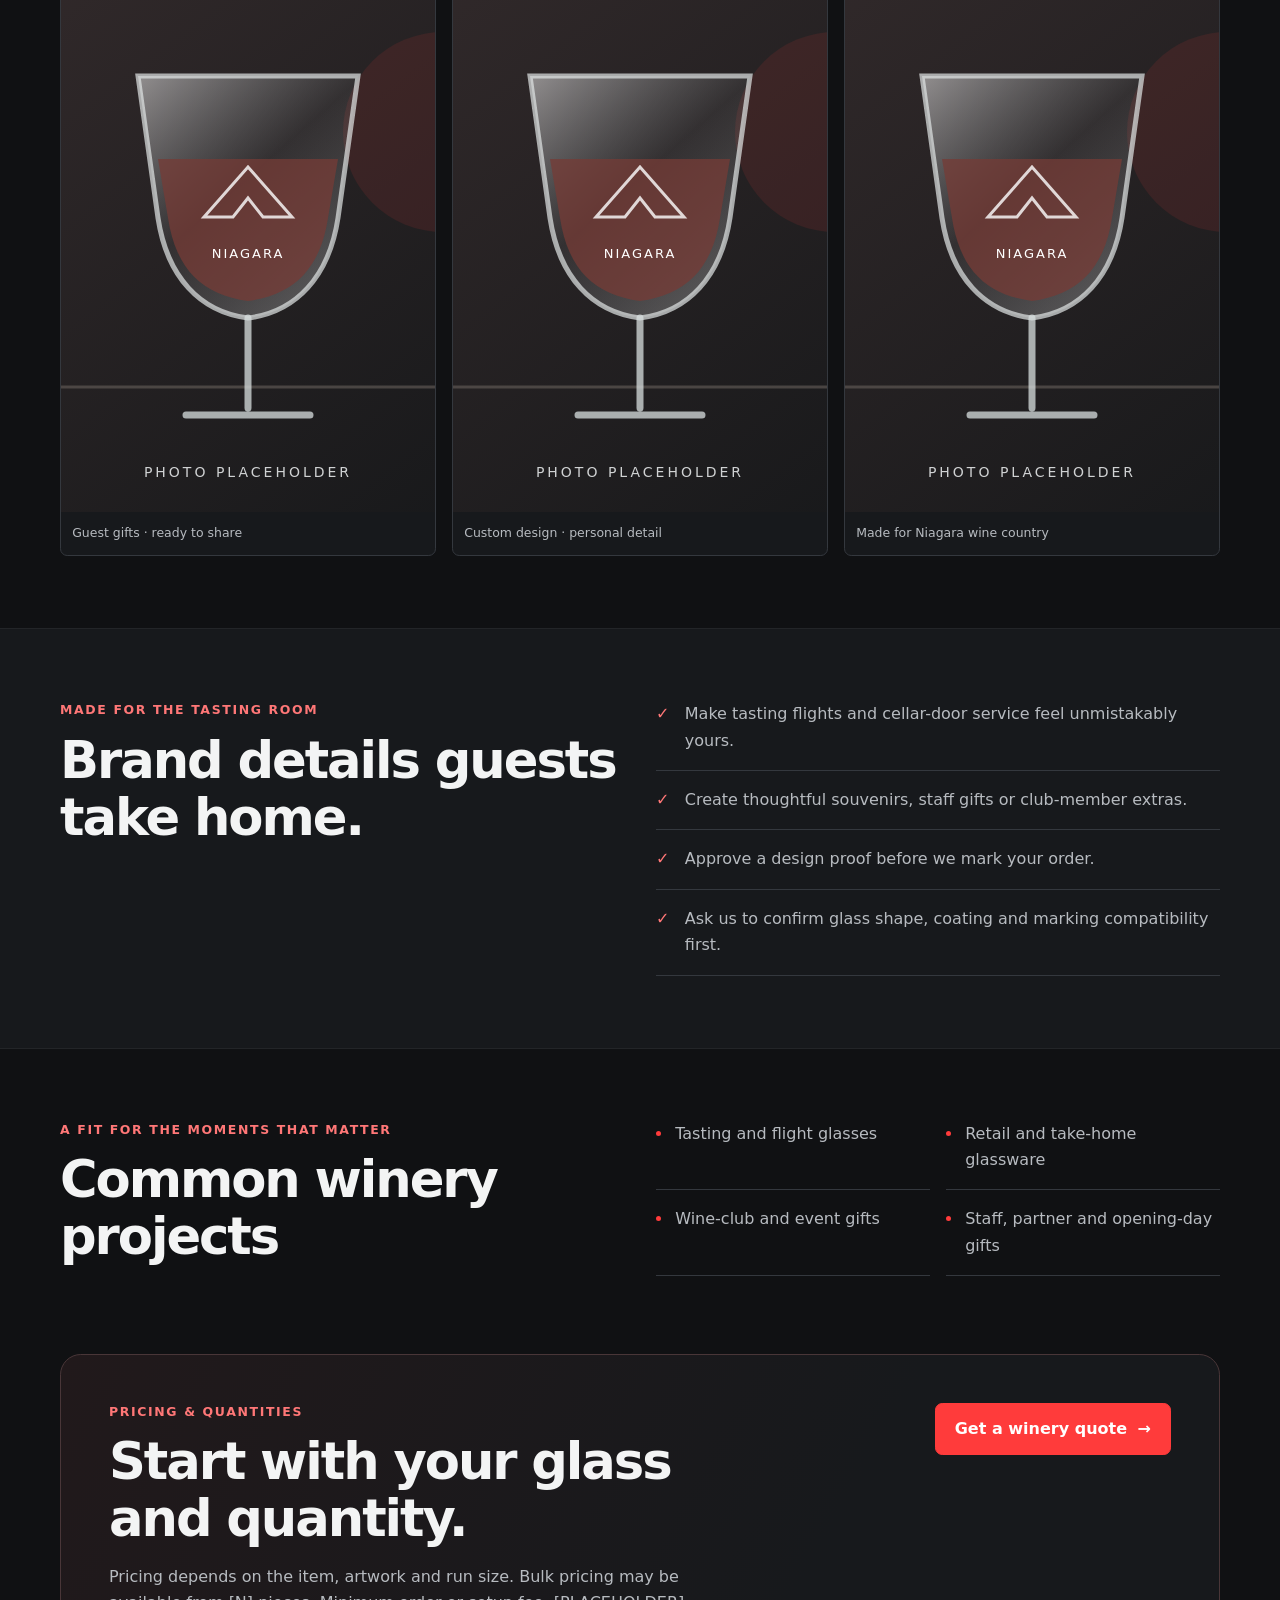
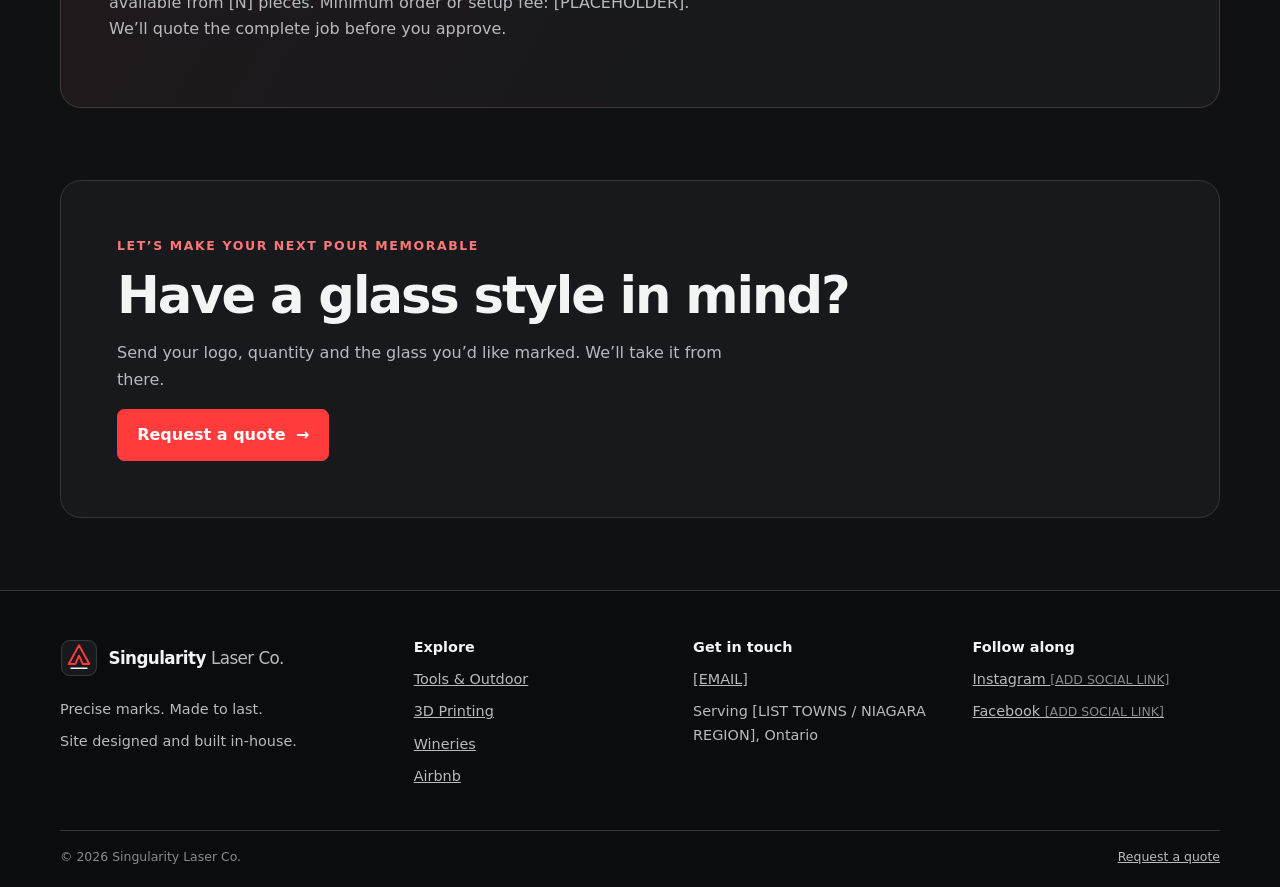
<file: winery-glassware.html>
<!doctype html>
<html lang="en-CA">
<head>
  <meta charset="utf-8"><meta name="viewport" content="width=device-width, initial-scale=1">
  <title>Custom Engraved Winery Glassware in Niagara | Singularity Laser Co.</title>
  <meta name="description" content="Make your Niagara winery's glassware memorable with custom laser-marked logos, tasting glasses and gifts. Ask Singularity Laser Co. for a quote.">
  <meta name="theme-color" content="#101113"><link rel="canonical" href="https://[PLACEHOLDER]/winery-glassware.html">
  <meta property="og:type" content="website"><meta property="og:title" content="Custom Engraved Winery Glassware in Niagara"><meta property="og:description" content="Branded tasting glasses and winery gifts, precisely marked in Niagara, Ontario."><meta property="og:url" content="https://[PLACEHOLDER]/winery-glassware.html"><meta property="og:image" content="https://[PLACEHOLDER]/assets/images/winery-glassware.svg">
  <link rel="icon" href="assets/icons/favicon.svg" type="image/svg+xml"><link rel="stylesheet" href="style.css"><script src="script.js" defer></script>
</head>
<body>
  <a class="skip-link" href="#main">Skip to content</a>
  <header class="site-header"><div class="container header-inner"><a class="brand" href="index.html" aria-label="Singularity Laser Co. home"><img src="assets/icons/logo.svg" width="42" height="42" alt=""><span>Singularity <span class="brand-light">Laser Co.</span></span></a><button class="menu-toggle" type="button" aria-expanded="false" aria-controls="primary-nav"><span class="sr-only">Toggle navigation</span><span class="menu-icon" aria-hidden="true"></span></button><nav class="site-nav" id="primary-nav" aria-label="Main navigation"><a href="winery-glassware.html" aria-current="page">Wineries</a><a href="airbnb-qr-plates.html">Airbnb</a><a href="tools-outdoor.html">Tools &amp; Outdoor</a><a href="3d-printing.html">3D Printing</a><a href="contact.html">Contact</a><a class="button button-small" href="contact.html?type=laser#quote">Request a quote</a></nav></div></header>
  <main id="main">
    <section class="page-hero"><div class="container page-hero-grid"><div><p class="eyebrow">For Niagara wineries &amp; tasting rooms</p><h1>Put your winery’s name in every guest’s hand.</h1><p class="lead">Custom-marked glassware helps your tasting room feel considered—and gives guests a keepsake they’ll actually use. Share your logo and glass style; we’ll confirm fit and show you a proof.</p><a class="button" href="contact.html?type=laser#quote">Request a glassware quote <span aria-hidden="true">→</span></a></div><img src="assets/images/winery-glassware.svg" width="720" height="540" alt="Placeholder illustration of a logo engraved on a wine glass"></div></section>
    <section class="section"><div class="container"><div class="section-heading"><div><p class="eyebrow">Gallery</p><h2>Glassware, made yours.</h2></div><p>Example image placeholders. Replace with photos of actual work before publishing.</p></div><div class="gallery-grid">
      <figure><img src="assets/images/winery-glassware.svg" width="720" height="540" loading="lazy" alt="Placeholder photo: front view of a custom engraved wine glass"><figcaption>Logo glass · front view</figcaption></figure><figure><img src="assets/images/winery-glassware.svg" width="720" height="540" loading="lazy" alt="Placeholder photo: close detail of a winery mark on glass"><figcaption>Close-up · mark detail</figcaption></figure><figure><img src="assets/images/winery-glassware.svg" width="720" height="540" loading="lazy" alt="Placeholder photo: branded glasses arranged for a tasting"><figcaption>Tasting room · set of glasses</figcaption></figure><figure><img src="assets/images/winery-glassware.svg" width="720" height="540" loading="lazy" alt="Placeholder photo: custom glassware prepared as winery gifts"><figcaption>Guest gifts · ready to share</figcaption></figure><figure><img src="assets/images/winery-glassware.svg" width="720" height="540" loading="lazy" alt="Placeholder photo: personalized wine glass with a custom design"><figcaption>Custom design · personal detail</figcaption></figure><figure><img src="assets/images/winery-glassware.svg" width="720" height="540" loading="lazy" alt="Placeholder photo: engraved glassware in a Niagara winery setting"><figcaption>Made for Niagara wine country</figcaption></figure>
    </div></div></section>
    <section class="section section-muted"><div class="container detail-grid"><div><p class="eyebrow">Made for the tasting room</p><h2>Brand details guests take home.</h2></div><ul class="benefit-list"><li>Make tasting flights and cellar-door service feel unmistakably yours.</li><li>Create thoughtful souvenirs, staff gifts or club-member extras.</li><li>Approve a design proof before we mark your order.</li><li>Ask us to confirm glass shape, coating and marking compatibility first.</li></ul></div></section>
    <section class="section"><div class="container use-grid"><div><p class="eyebrow">A fit for the moments that matter</p><h2>Common winery projects</h2></div><ul class="use-list"><li>Tasting and flight glasses</li><li>Retail and take-home glassware</li><li>Wine-club and event gifts</li><li>Staff, partner and opening-day gifts</li></ul></div></section>
    <section class="section pricing-section"><div class="container pricing-panel"><div><p class="eyebrow">Pricing &amp; quantities</p><h2>Start with your glass and quantity.</h2><p>Pricing depends on the item, artwork and run size. Bulk pricing may be available from [N] pieces. Minimum order or setup fee: [PLACEHOLDER]. We’ll quote the complete job before you approve.</p></div><a class="button" href="contact.html?type=laser#quote">Get a winery quote <span aria-hidden="true">→</span></a></div></section>
    <section class="section final-cta"><div class="container"><p class="eyebrow">Let’s make your next pour memorable</p><h2>Have a glass style in mind?</h2><p>Send your logo, quantity and the glass you’d like marked. We’ll take it from there.</p><a class="button" href="contact.html?type=laser#quote">Request a quote <span aria-hidden="true">→</span></a></div></section>
  </main>
  <footer class="site-footer"><div class="container footer-grid"><div><a class="brand" href="index.html"><img src="assets/icons/logo.svg" width="38" height="38" alt=""><span>Singularity <span class="brand-light">Laser Co.</span></span></a><p class="footer-tagline">Precise marks. Made to last.</p><p class="footer-site-note">Site designed and built in-house.</p></div><div><h2>Explore</h2><a href="tools-outdoor.html">Tools &amp; Outdoor</a><a href="3d-printing.html">3D Printing</a><a href="winery-glassware.html">Wineries</a><a href="airbnb-qr-plates.html">Airbnb</a></div><div><h2>Get in touch</h2><a href="mailto:[EMAIL]">[EMAIL]</a><p>Serving [LIST TOWNS / NIAGARA REGION], Ontario</p></div><div><h2>Follow along</h2><a href="[INSTAGRAM URL]">Instagram <span class="fine-print">[ADD SOCIAL LINK]</span></a><a href="[FACEBOOK URL]">Facebook <span class="fine-print">[ADD SOCIAL LINK]</span></a></div></div><div class="container footer-bottom"><span>© <span data-year>2026</span> Singularity Laser Co.</span><a href="contact.html?type=laser#quote">Request a quote</a></div></footer>
</body></html>
</file>
<file: style.css>
:root {
  color-scheme: dark;
  --color-bg: #101113;
  --color-surface: #17191c;
  --color-surface-raised: #1d2024;
  --color-text: #f3f4f4;
  --color-muted: #b7bbc0;
  --color-subtle: #858b92;
  --color-accent: #ff3b3b;
  --color-border: #34383e;
  --font-body: Inter, ui-sans-serif, system-ui, -apple-system, BlinkMacSystemFont, "Segoe UI", sans-serif;
  --text-xs: .78rem;
  --text-sm: .9rem;
  --text-base: 1rem;
  --text-lg: 1.15rem;
  --text-xl: clamp(1.35rem, 2vw, 1.8rem);
  --text-2xl: clamp(2rem, 4vw, 3.2rem);
  --text-display: clamp(2.6rem, 6vw, 5rem);
  --space-1: .5rem;
  --space-2: 1rem;
  --space-3: 1.5rem;
  --space-4: 2rem;
  --space-5: 3rem;
  --space-6: 4.5rem;
  --space-7: 6rem;
  --radius-sm: .45rem;
  --radius-md: .9rem;
  --radius-lg: 1.3rem;
  --content-width: 1160px;
}

* { box-sizing: border-box; }
html { scroll-behavior: smooth; scroll-padding-top: 6rem; }
body { margin: 0; background: var(--color-bg); color: var(--color-text); font-family: var(--font-body); font-size: var(--text-base); line-height: 1.65; }
img { display: block; max-width: 100%; }
a { color: inherit; }
a:hover { color: var(--color-text); }
button, input, textarea { font: inherit; }
::selection { background: var(--color-accent); color: #fff; }
:focus-visible { outline: 3px solid var(--color-accent); outline-offset: 4px; }
.container { width: min(var(--content-width), calc(100% - 2.5rem)); margin-inline: auto; }
.sr-only { position: absolute; width: 1px; height: 1px; padding: 0; margin: -1px; overflow: hidden; clip: rect(0, 0, 0, 0); white-space: nowrap; border: 0; }
.skip-link { position: absolute; z-index: 20; top: .7rem; left: .7rem; padding: .7rem 1rem; background: var(--color-text); color: var(--color-bg); transform: translateY(-160%); }
.skip-link:focus { transform: translateY(0); }
.site-header { position: sticky; z-index: 10; top: 0; background: rgb(16 17 19 / 95%); border-bottom: 1px solid rgb(255 255 255 / 8%); backdrop-filter: blur(14px); }
.header-inner { min-height: 76px; display: flex; align-items: center; justify-content: space-between; gap: var(--space-3); }
.brand { display: inline-flex; align-items: center; gap: .65rem; color: var(--color-text); text-decoration: none; font-size: 1.05rem; font-weight: 750; letter-spacing: -.035em; white-space: nowrap; }
.brand img { width: 38px; height: 38px; }
.brand-light { color: var(--color-muted); font-weight: 450; }
.site-nav { display: flex; align-items: center; gap: clamp(.8rem, 1.6vw, 1.5rem); }
.site-nav a { color: var(--color-muted); text-decoration: none; font-size: var(--text-sm); font-weight: 550; white-space: nowrap; }
.site-nav a:hover, .site-nav a[aria-current="page"] { color: var(--color-text); }
.menu-toggle { display: none; border: 1px solid var(--color-border); background: transparent; color: var(--color-text); border-radius: var(--radius-sm); width: 44px; height: 44px; align-items: center; justify-content: center; cursor: pointer; }
.menu-icon, .menu-icon::before, .menu-icon::after { display: block; width: 19px; height: 2px; background: currentColor; position: relative; }
.menu-icon::before, .menu-icon::after { content: ""; position: absolute; left: 0; }
.menu-icon::before { top: -6px; }.menu-icon::after { top: 6px; }
.button { display: inline-flex; min-height: 50px; align-items: center; justify-content: center; gap: .65rem; padding: .75rem 1.2rem; border: 1px solid var(--color-accent); border-radius: var(--radius-sm); background: var(--color-accent); color: #fff !important; text-decoration: none; font-weight: 750; transition: background .18s ease, transform .18s ease, border-color .18s ease; }
.button:hover { background: #e72e2e; border-color: #e72e2e; transform: translateY(-2px); }
.button-small { min-height: 40px; padding: .55rem .85rem; font-size: var(--text-sm) !important; }
.text-link { color: var(--color-text); text-decoration-color: var(--color-accent); text-decoration-thickness: 2px; text-underline-offset: .3em; font-weight: 650; }
.text-link:hover { color: var(--color-accent); }
.eyebrow { margin: 0 0 .8rem; color: #ff7777; font-size: var(--text-xs); font-weight: 800; letter-spacing: .13em; line-height: 1.4; text-transform: uppercase; }
h1, h2, h3, p { margin-top: 0; }
h1, h2, h3 { line-height: 1.12; letter-spacing: -.04em; }
h1 { margin-bottom: 1.25rem; font-size: var(--text-display); }
h2 { margin-bottom: 1rem; font-size: var(--text-2xl); }
h3 { margin-bottom: .65rem; font-size: var(--text-lg); }
p { color: var(--color-muted); }
.lead { max-width: 650px; font-size: clamp(1.1rem, 2vw, 1.3rem); }
.hero { position: relative; overflow: hidden; padding: clamp(4rem, 9vw, 8rem) 0; background: radial-gradient(ellipse at 79% 40%, #24282d 0, #15171a 39%, #101113 73%); }
.hero-grid { display: grid; align-items: center; gap: var(--space-5); }
.hero-copy { max-width: 680px; }
.hero h1 { max-width: 760px; }
.hero-subline { max-width: 600px; margin-bottom: var(--space-3); font-size: clamp(1.15rem, 2vw, 1.35rem); }
.hero-actions { display: flex; align-items: center; flex-wrap: wrap; gap: 1.4rem; }
.hero-note { margin: 1.5rem 0 0; color: var(--color-subtle); font-size: var(--text-sm); }
.hero-art { position: relative; overflow: hidden; border: 1px solid #44494f; border-radius: var(--radius-lg); box-shadow: 0 25px 90px rgb(0 0 0 / 35%); }
.hero-art img { width: 100%; height: auto; aspect-ratio: 4 / 3; object-fit: cover; }
.image-label { position: absolute; right: 1rem; bottom: 1rem; padding: .45rem .7rem; border: 1px solid rgb(255 255 255 / 20%); border-radius: 2px; background: rgb(16 17 19 / 78%); color: var(--color-text); font-size: .65rem; letter-spacing: .12em; }
.section { padding: var(--space-6) 0; }
.section-muted { background: var(--color-surface); border-block: 1px solid rgb(255 255 255 / 5%); }
.section-heading { display: flex; align-items: end; justify-content: space-between; gap: var(--space-4); margin-bottom: var(--space-4); }
.section-heading h2 { margin-bottom: 0; }
.section-heading > p { max-width: 440px; margin-bottom: .2rem; }
.portfolio-grid { display: grid; grid-template-columns: 1fr; gap: 1rem; }
.portfolio-card { overflow: hidden; border: 1px solid var(--color-border); border-radius: var(--radius-md); background: var(--color-surface); transition: transform .2s ease, border-color .2s ease, box-shadow .2s ease; }
.portfolio-card:hover { transform: translateY(-4px); border-color: #666d75; box-shadow: 0 16px 38px rgb(0 0 0 / 24%); }
.portfolio-card > a { display: block; height: 100%; text-decoration: none; }
.portfolio-card img { width: 100%; aspect-ratio: 4 / 3; object-fit: cover; }
.card-copy { padding: 1.25rem; }
.card-copy h3 { color: var(--color-text); }
.card-copy p { min-height: 3.3em; margin-bottom: 1rem; font-size: var(--text-sm); }
.card-copy .text-link { font-size: var(--text-sm); }
.steps { display: grid; grid-template-columns: 1fr; gap: 1rem; margin: 0; padding: 0; list-style: none; }
.steps li { padding: 1.35rem; border: 1px solid var(--color-border); border-radius: var(--radius-md); background: var(--color-bg); }
.step-number { display: inline-block; margin-bottom: 1.25rem; color: #ff7777; font-size: var(--text-sm); font-weight: 800; letter-spacing: .1em; }
.steps h3 { font-size: 1.05rem; }.steps p { margin: 0; font-size: var(--text-sm); }
.capabilities-grid, .detail-grid, .use-grid { display: grid; gap: var(--space-4); align-items: start; }
.capabilities-grid > div:first-child { max-width: 460px; }
.material-panel { padding: 1.5rem; border: 1px solid var(--color-border); border-radius: var(--radius-md); background: var(--color-surface); }
.material-list { display: grid; grid-template-columns: 1fr 1fr; gap: .9rem 1rem; margin: 0 0 1.4rem; padding: 0; list-style: none; }
.material-list li { color: var(--color-text); font-weight: 650; }
.material-list li::before { content: "↗"; margin-right: .55rem; color: var(--color-accent); }
.material-note { display: block; padding-left: 1.4rem; color: var(--color-subtle); font-size: .68rem; font-weight: 500; }
.fine-print { color: var(--color-subtle); font-size: var(--text-xs); }
.fine-print strong { color: var(--color-muted); }
.pricing-section { padding-top: 0; }
.pricing-panel { display: flex; flex-direction: column; justify-content: space-between; gap: var(--space-4); padding: clamp(1.5rem, 4vw, 3rem); border: 1px solid #493638; border-radius: var(--radius-lg); background: linear-gradient(120deg, #21191b, #17191c 64%); }
.pricing-panel > div:first-child { max-width: 610px; }
.price-points { display: grid; gap: 1rem; align-content: start; }
.price-points p { margin: 0; }.price-points p:not(.fine-print) { display: flex; flex-direction: column; gap: .1rem; }
.price-points p span { color: var(--color-muted); font-size: var(--text-sm); }
.price-points strong { color: var(--color-text); font-size: 1.4rem; }
.price-points .fine-print { margin-bottom: .5rem; }
.testimonial-grid { display: grid; gap: 1rem; }
blockquote { margin: 0; padding: 1.5rem; border: 1px solid var(--color-border); border-radius: var(--radius-md); background: var(--color-surface); }
blockquote p { color: var(--color-text); font-size: var(--text-lg); }
blockquote cite { color: var(--color-text); font-size: var(--text-sm); font-style: normal; font-weight: 700; }
blockquote cite span { color: var(--color-subtle); font-weight: 450; }
.about-section { background: var(--color-surface); }
.about-grid { display: grid; align-items: center; gap: var(--space-4); }
.about-photo { width: 100%; max-height: 440px; aspect-ratio: 5 / 4; object-fit: cover; border: 1px solid var(--color-border); border-radius: var(--radius-md); }
.site-footer { padding: var(--space-5) 0 1.25rem; background: #0b0c0d; border-top: 1px solid var(--color-border); }
.footer-grid { display: grid; gap: var(--space-4); padding-bottom: var(--space-4); }
.footer-grid h2 { margin-bottom: .75rem; font-size: var(--text-sm); letter-spacing: 0; }
.footer-grid p, .footer-grid > div > a:not(.brand) { display: block; margin-bottom: .55rem; color: var(--color-muted); font-size: var(--text-sm); }
.footer-grid a:hover, .footer-bottom a:hover { color: var(--color-accent); }
.footer-tagline { margin: .75rem 0 0; font-size: var(--text-sm); }
.footer-site-note { margin: .35rem 0 0; color: var(--color-subtle); font-size: var(--text-xs); }
.footer-bottom { display: flex; justify-content: space-between; gap: 1rem; padding-top: 1rem; border-top: 1px solid var(--color-border); color: var(--color-subtle); font-size: var(--text-xs); }
.footer-bottom a { color: var(--color-muted); }
.page-hero { padding: var(--space-6) 0; background: radial-gradient(ellipse at 78% 45%, #22262b, #121416 57%, #101113 78%); }
.page-hero-grid { display: grid; align-items: center; gap: var(--space-4); }
.page-hero-grid > div { max-width: 650px; }
.page-hero-grid img { width: 100%; aspect-ratio: 4 / 3; object-fit: cover; border: 1px solid var(--color-border); border-radius: var(--radius-lg); }
.page-hero h1 { font-size: clamp(2.5rem, 5.2vw, 4.1rem); }
.page-hero .lead { margin-bottom: 1.5rem; }
.gallery-grid { display: grid; grid-template-columns: 1fr 1fr; gap: .8rem; }
.gallery-grid figure { overflow: hidden; margin: 0; border: 1px solid var(--color-border); border-radius: var(--radius-sm); background: var(--color-surface); }
.gallery-grid img { width: 100%; aspect-ratio: 4 / 3; object-fit: cover; }
.gallery-grid figcaption { padding: .7rem; color: var(--color-muted); font-size: var(--text-xs); }
.benefit-list, .use-list { display: grid; gap: 1rem; margin: 0; padding: 0; list-style: none; }
.benefit-list li, .use-list li { position: relative; padding: 0 0 1rem 1.8rem; border-bottom: 1px solid var(--color-border); color: var(--color-muted); }
.benefit-list li::before { content: "✓"; position: absolute; left: 0; color: #ff7777; font-weight: 800; }
.use-list { grid-template-columns: 1fr; }
.use-list li { padding-left: 1.2rem; }
.use-list li::before { content: ""; position: absolute; top: .63em; left: 0; width: 5px; height: 5px; border-radius: 50%; background: var(--color-accent); }
.pricing-panel > .button { align-self: flex-start; }
.final-cta { padding-top: 0; }
.final-cta .container { padding: clamp(1.75rem, 5vw, 3.5rem); border: 1px solid var(--color-border); border-radius: var(--radius-lg); background: var(--color-surface); }
.final-cta p:not(.eyebrow) { max-width: 620px; }
.contact-hero { padding-bottom: var(--space-4); }
.contact-hero h1 { font-size: clamp(2.6rem, 5.5vw, 4.5rem); }
.contact-grid { display: grid; align-items: start; gap: var(--space-4); }
.form-panel, .payment-panel { padding: clamp(1.25rem, 3vw, 2rem); border: 1px solid var(--color-border); border-radius: var(--radius-md); background: var(--color-surface); }
.form-panel h2, .payment-panel h2 { font-size: var(--text-xl); }
.form-intro { margin-bottom: 1.5rem; font-size: var(--text-sm); }
.form-intro span, .field label span:not(.optional) { color: #ff7777; }
.quote-form { display: grid; gap: 1.15rem; }
.form-row { display: grid; gap: 1.15rem; }
.field { display: grid; gap: .45rem; }
.field label { color: var(--color-text); font-size: var(--text-sm); font-weight: 700; }
.optional { color: var(--color-subtle); font-weight: 450; }
.field input, .field textarea, .field select { width: 100%; min-height: 48px; padding: .75rem .85rem; border: 1px solid #555b63; border-radius: var(--radius-sm); background: #101113; color: var(--color-text); }
.field textarea { min-height: 130px; resize: vertical; }
.field input::placeholder, .field textarea::placeholder { color: #8b9097; }
.delivery-details { display: grid; gap: 1rem; }
.delivery-details[aria-live] { min-width: 0; }
.delivery-extra[hidden] { display: none !important; }
.pickup-note { margin: 0; color: var(--color-muted); font-size: var(--text-sm); }
.field input[type="file"] { padding: .55rem; font-size: var(--text-sm); }
.field input[type="file"]::file-selector-button { margin-right: .8rem; padding: .45rem .65rem; border: 1px solid var(--color-border); border-radius: 3px; background: var(--color-surface-raised); color: var(--color-text); cursor: pointer; }
.field small { color: var(--color-subtle); font-size: var(--text-xs); }
.form-status { min-height: 1.5em; margin: -.25rem 0 0; font-size: var(--text-sm); }
.form-status[data-state="error"] { color: #ff8585; }
.form-status[data-state="success"] { color: #a7e6bd; }
.quote-form .fine-print { margin: 0; }.quote-form .fine-print a { color: var(--color-text); text-underline-offset: .2em; }
.payment-panel { background: linear-gradient(145deg, #1a1c1f, #131416); }
.payment-steps { display: grid; gap: 1.1rem; margin: 1.6rem 0; padding: 0; list-style: none; }
.payment-steps li { display: grid; gap: .25rem; padding-bottom: 1rem; border-bottom: 1px solid var(--color-border); }
.payment-steps strong { color: var(--color-text); }.payment-steps span { color: var(--color-muted); font-size: var(--text-sm); }

@media (min-width: 600px) {
  .portfolio-grid, .testimonial-grid { grid-template-columns: repeat(2, minmax(0, 1fr)); }
  .steps { grid-template-columns: repeat(2, minmax(0, 1fr)); }
  .gallery-grid { grid-template-columns: repeat(3, minmax(0, 1fr)); gap: 1rem; }
  .use-list { grid-template-columns: 1fr 1fr; }
  .footer-grid { grid-template-columns: 1fr 1fr; }
  .form-row { grid-template-columns: 1fr 1fr; }
}
@media (min-width: 860px) {
  .hero-grid { grid-template-columns: 1.05fr .95fr; }
  .portfolio-grid { grid-template-columns: repeat(6, minmax(0, 1fr)); }
  .portfolio-card { grid-column: span 2; }
  .portfolio-card:nth-child(n + 4) { grid-column: span 3; }
  .steps { grid-template-columns: repeat(4, minmax(0, 1fr)); }
  .capabilities-grid, .detail-grid, .use-grid { grid-template-columns: 1fr 1fr; }
  .pricing-panel { flex-direction: row; align-items: center; }
  .price-points { min-width: 220px; }
  .testimonial-grid { grid-template-columns: repeat(3, minmax(0, 1fr)); }
  .about-grid { grid-template-columns: .8fr 1.2fr; gap: var(--space-6); }
  .about-photo { max-height: 500px; aspect-ratio: 4 / 5; }
  .page-hero-grid { grid-template-columns: 1.05fr .95fr; }
  .contact-grid { grid-template-columns: 1.2fr .8fr; gap: var(--space-5); }
  .contact-hero { padding-bottom: var(--space-5); }
  .footer-grid { grid-template-columns: 1.3fr 1fr 1fr 1fr; }
}
@media (max-width: 1099px) {
  .menu-toggle { display: inline-flex; }
  .site-nav { position: absolute; top: calc(100% + 1px); right: 0; left: 0; display: none; align-items: stretch; padding: .8rem 1.25rem 1.25rem; border-bottom: 1px solid var(--color-border); background: #101113; }
  .site-nav.is-open { display: flex; flex-direction: column; }
  .site-nav a { padding: .55rem .25rem; }
  .site-nav .button { align-self: flex-start; padding-inline: .85rem; }
}
@media (max-width: 859px) {
  .section-heading { align-items: start; flex-direction: column; gap: .8rem; }
}
@media (max-width: 420px) {
  .container { width: min(var(--content-width), calc(100% - 1.5rem)); }
  .brand { gap: .45rem; font-size: .96rem; }
  .brand img { width: 34px; height: 34px; }
  .gallery-grid { gap: .5rem; }
  .gallery-grid figcaption { padding: .55rem; font-size: .68rem; }
  .material-panel { padding: 1rem; }
  .material-list { grid-template-columns: 1fr; }
}
@media (prefers-reduced-motion: reduce) {
  *, *::before, *::after { scroll-behavior: auto !important; transition-duration: .01ms !important; animation-duration: .01ms !important; animation-iteration-count: 1 !important; }
}
</file>
